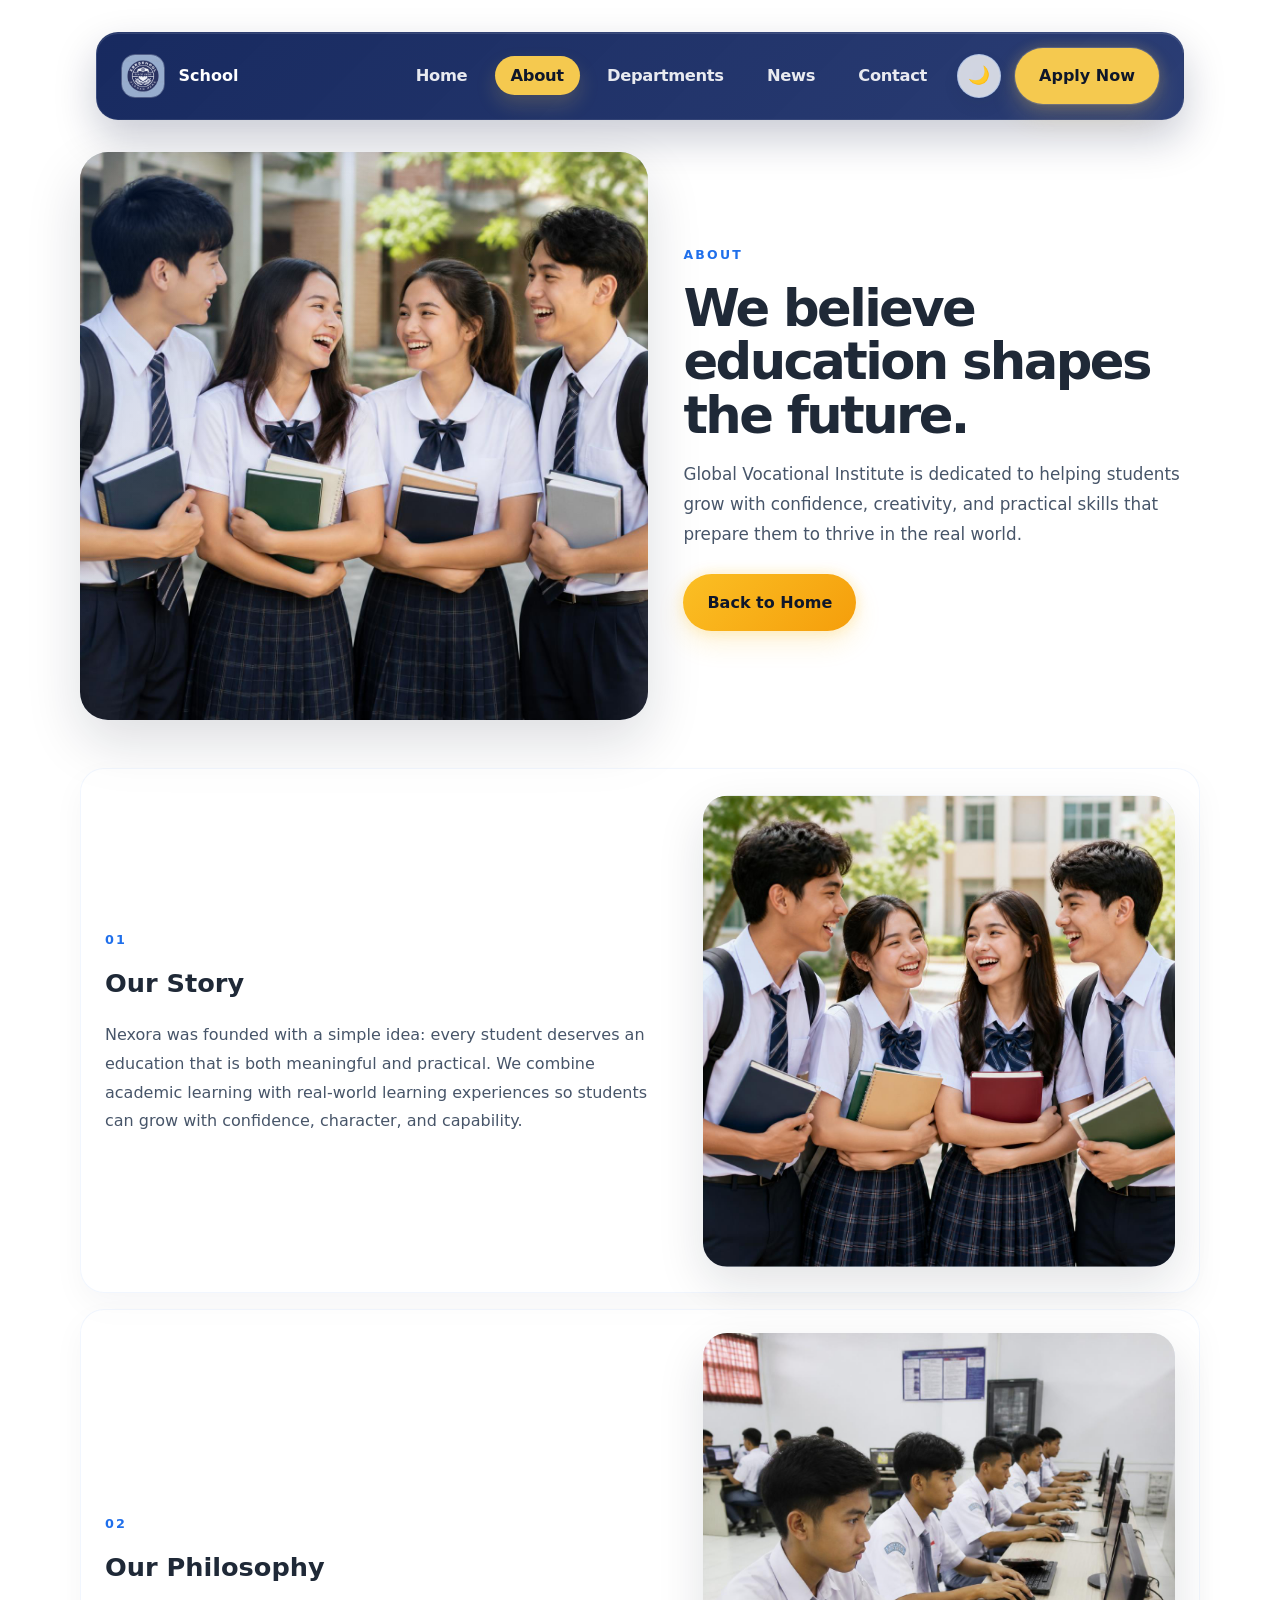
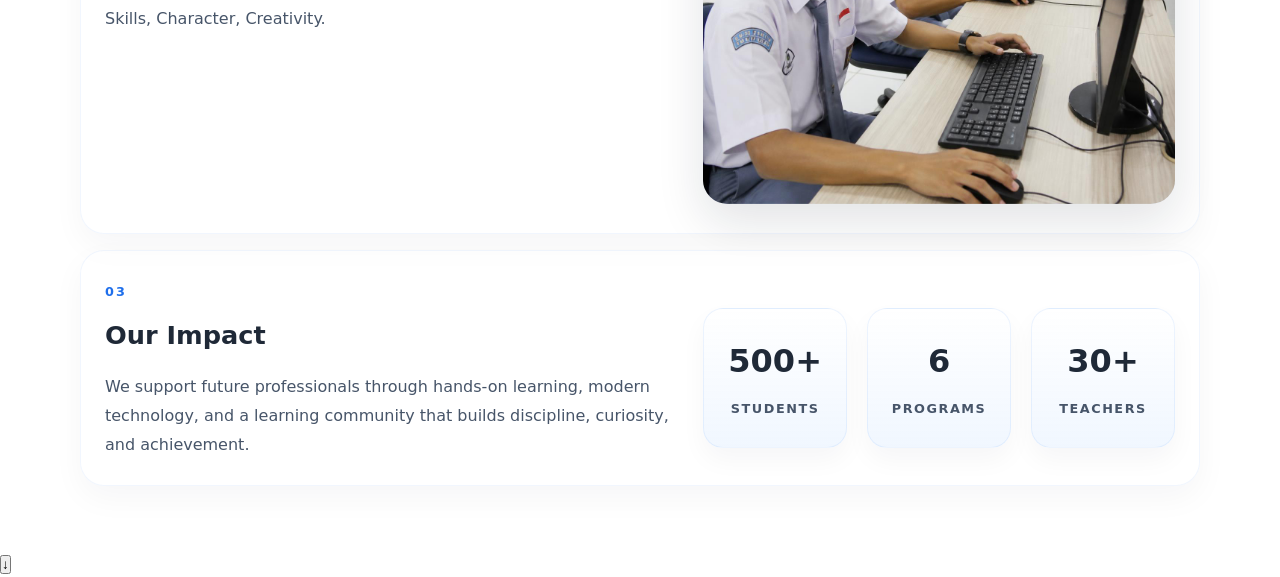
<file: about us.html>
<!DOCTYPE html>
<html lang="en">
<head>
    <meta charset="UTF-8">
    <meta name="viewport" content="width=device-width, initial-scale=1.0">
    <title>About Us | Global Vocational Institute</title>
    <link rel="stylesheet" href="css/style.css">
    <style>
        :root {
            --bg: #f5f7fb;
            --surface: #ffffff;
            --primary: #1f6feb;
            --primary-dark: #174ab6;
            --text: #1f2937;
            --muted: #475569;
            --border: rgba(31, 111, 235, 0.15);
            --radius: 24px;
            --panel-bg: rgba(255, 255, 255, 0.36);
            --panel-border: rgba(31, 111, 235, 0.06);
            --panel-shadow: rgba(15, 23, 42, 0.04);
        }

        body {
            background: linear-gradient(180deg, #eef5ff 0%, #f5f7fb 100%);
            color: var(--text);
            font-family: Inter, system-ui, -apple-system, BlinkMacSystemFont, "Segoe UI", sans-serif;
            transition: background 0.3s ease, color 0.3s ease;
        }

        body.theme-dark {
            --bg: #0a0e1a;
            --surface: #0f1419;
            --primary: #7ab8ff;
            --primary-dark: #5da5ff;
            --text: #e8ebf5;
            --muted: #a8b8d8;
            --border: rgba(122, 184, 255, 0.18);
            --panel-bg: rgba(20, 28, 48, 0.8);
            --panel-border: rgba(122, 184, 255, 0.15);
            --panel-shadow: rgba(0, 0, 0, 0.5);
            background: linear-gradient(180deg, #0a0e1a 0%, #141a2a 100%);
        }

        body.theme-dark {
            background: linear-gradient(180deg, #0b1220 0%, #101827 100%);
        }

        .about-page {
            min-height: 100vh;
            background: linear-gradient(180deg, rgba(255,255,255,0.14), rgba(255,255,255,0.42));
            position: relative;
            overflow-x: hidden;
            transition: background 0.3s ease;
        }

        body.theme-dark .about-page {
            background: linear-gradient(180deg, rgba(10, 14, 26, 0.8), rgba(20, 26, 48, 0.9));
        }

        body.theme-dark .about-page .navbar {
            background: linear-gradient(135deg, rgba(15, 36, 101, 0.8), rgba(27, 58, 139, 0.74));
            border: 1px solid rgba(255, 255, 255, 0.08);
            border-bottom-color: rgba(122, 184, 255, 0.14);
            box-shadow: 0 24px 60px rgba(2, 6, 23, 0.42);
            backdrop-filter: blur(16px) saturate(1.2);
            -webkit-backdrop-filter: blur(16px) saturate(1.2);
        }

        body.theme-dark .about-page .nav-menu {
            background: linear-gradient(180deg, rgba(9, 14, 22, 0.98), rgba(18, 26, 39, 0.98));
            border: 1px solid rgba(122, 184, 255, 0.14);
            box-shadow: 0 18px 50px rgba(2, 6, 23, 0.42);
        }

        body.theme-dark .about-page .nav-menu a {
            color: rgba(232, 235, 245, 0.9);
        }

        body.theme-dark .about-page .nav-menu a.active,
        body.theme-dark .about-page .nav-menu a:hover {
            color: #0f172a;
        }

        body.theme-dark .about-page .theme-toggle {
            background: linear-gradient(135deg, rgba(122, 184, 255, 0.12), rgba(122, 184, 255, 0.05));
            border-color: rgba(122, 184, 255, 0.25);
            color: #e8ebf5;
            box-shadow: 0 10px 24px rgba(0, 0, 0, 0.38);
        }

        body.theme-dark .about-page .theme-toggle:hover {
            box-shadow: 0 16px 30px rgba(122, 184, 255, 0.2);
            transform: translateY(-2px);
        }

        body.theme-dark .about-page .nav-cta {
            background: linear-gradient(135deg, #7ab8ff 0%, #5da5ff 100%);
            color: #09111d;
            box-shadow: 0 10px 22px rgba(122, 184, 255, 0.12), 0 0 0 1px rgba(255, 255, 255, 0.08), 0 0 12px rgba(122, 184, 255, 0.2);
        }

        body.theme-dark .about-page .nav-cta:hover,
        body.theme-dark .about-page .about-cta:hover {
            transform: translateY(-2px);
            box-shadow: 0 12px 26px rgba(122, 184, 255, 0.18), 0 0 0 1px rgba(255, 255, 255, 0.1), 0 0 16px rgba(122, 184, 255, 0.26);
        }

        body.theme-dark .about-page .about-image-card,
        body.theme-dark .about-page .story-photo {
            background: rgba(15, 20, 31, 0.95);
            box-shadow: 0 22px 55px rgba(0, 0, 0, 0.38);
        }

        body.theme-dark .about-page .about-copy p,
        body.theme-dark .about-page .story-text p,
        body.theme-dark .about-page .impact-item span,
        body.theme-dark .about-page .about-copy span,
        body.theme-dark .about-page .story-text .number,
        body.theme-dark .about-page .about-story .number {
            color: var(--muted);
        }

        body.theme-dark .about-page .about-story {
            background: linear-gradient(180deg, rgba(14, 20, 31, 0.72), rgba(17, 24, 39, 0.88));
            border-color: rgba(122, 184, 255, 0.12);
            box-shadow: 0 12px 32px rgba(2, 6, 23, 0.36), inset 0 1px 0 rgba(255, 255, 255, 0.06);
            backdrop-filter: blur(12px);
            -webkit-backdrop-filter: blur(12px);
        }

        body.theme-dark .about-page .impact-item {
            background: linear-gradient(180deg, rgba(17, 24, 39, 0.72), rgba(15, 23, 42, 0.88));
            border-color: rgba(122, 184, 255, 0.12);
            box-shadow: 0 12px 26px rgba(2, 6, 23, 0.34), inset 0 1px 0 rgba(255, 255, 255, 0.05);
            backdrop-filter: blur(10px);
            -webkit-backdrop-filter: blur(10px);
        }

        body.theme-dark .about-page .impact-item strong,
        body.theme-dark .about-page .about-copy h1,
        body.theme-dark .about-page .story-text h2,
        body.theme-dark .about-page .about-content h2,
        body.theme-dark .about-page .about-copy,
        body.theme-dark .about-page .story-text,
        body.theme-dark .about-page .impact-item {
            color: var(--text);
        }

        body.theme-dark .about-page .about-cta {
            background: linear-gradient(135deg, #7ab8ff 0%, #5da5ff 100%);
            color: #09111d;
            box-shadow: 0 10px 22px rgba(122, 184, 255, 0.12), 0 0 0 1px rgba(255, 255, 255, 0.08), 0 0 12px rgba(122, 184, 255, 0.2);
        }

        body.theme-dark .about-page .about-cta:hover {
            transform: translateY(-2px);
            box-shadow: 0 12px 26px rgba(122, 184, 255, 0.18), 0 0 0 1px rgba(255, 255, 255, 0.1), 0 0 16px rgba(122, 184, 255, 0.26);
        }

        @media (max-width: 680px) {
            body.theme-dark .about-page .nav-menu {
                background: linear-gradient(180deg, rgba(9, 14, 22, 0.98), rgba(18, 26, 39, 0.98));
                border: 1px solid rgba(122, 184, 255, 0.14);
            }
        }

        .about-shell {
            width: min(1120px, calc(100% - 2rem));
            margin: 2rem auto 4rem;
            background: transparent;
            border: none;
            position: relative;
            z-index: 1;
        }

        .about-shell::before,
        .about-shell::after {
            display: none;
        }

        .about-container {
            max-width: 1120px;
            margin: 0 auto;
            padding: 0;
        }

        .about-hero {
            display: grid;
            grid-template-columns: 1.1fr 1fr;
            align-items: center;
            gap: 2.2rem;
            padding: 2rem 0 1rem;
        }

        .about-image-card {
            position: relative;
            overflow: hidden;
            border-radius: 28px;
            box-shadow: 0 22px 55px rgba(15, 23, 42, 0.14);
            background: #dfeaf6;
            min-height: 420px;
            transform: translateY(0);
            animation: fadeUp 0.8s ease both;
            will-change: transform;
        }

        .about-image-card::before {
            content: "";
            position: absolute;
            inset: 0;
            background: linear-gradient(135deg, rgba(15,93,232,0.18), transparent 45%);
            z-index: 1;
            pointer-events: none;
        }

        .about-image-card img {
            width: 100%;
            height: 100%;
            object-fit: cover;
            display: block;
            transition: transform 0.7s ease, filter 0.7s ease;
            transform: scale(1.02);
        }

        .about-image-card:hover img {
            transform: scale(1.09);
            filter: saturate(1.12) contrast(1.04);
        }

        .about-copy {
            padding: 1rem 0;
            animation: fadeUp 0.9s ease both 0.12s;
        }

        .about-copy span {
            display: inline-block;
            margin-bottom: 1rem;
            font-size: 0.78rem;
            font-weight: 700;
            letter-spacing: 0.18em;
            text-transform: uppercase;
            color: var(--primary);
        }

        .about-copy h1 {
            margin: 0 0 1rem;
            font-size: clamp(2.6rem, 4vw, 4.3rem);
            line-height: 1.05;
            letter-spacing: -0.05em;
            color: var(--text);
        }

        .about-copy p {
            margin: 0;
            max-width: 540px;
            font-size: 1.05rem;
            line-height: 1.8;
            color: var(--muted);
        }

        .about-cta {
            display: inline-flex;
            align-items: center;
            justify-content: center;
            margin-top: 1.5rem;
            padding: 0.95rem 1.5rem;
            border-radius: 999px;
            background: linear-gradient(135deg, #fbbf24 0%, #f59e0b 100%);
            color: #0f172a;
            font-weight: 700;
            text-decoration: none;
            box-shadow: 0 12px 26px rgba(251, 191, 36, 0.18), 0 0 0 1px rgba(255, 255, 255, 0.14), 0 0 14px rgba(251, 191, 36, 0.26);
            transition: transform 0.25s ease, box-shadow 0.25s ease, filter 0.25s ease;
        }

        .about-cta:hover {
            transform: translateY(-2px) scale(1.01);
            box-shadow: 0 14px 30px rgba(251, 191, 36, 0.24), 0 0 0 1px rgba(255, 255, 255, 0.16), 0 0 18px rgba(251, 191, 36, 0.38);
            filter: brightness(1.03);
        }

        .about-content {
            padding-top: 2rem;
        }

        .about-story {
            display: grid;
            grid-template-columns: 1.2fr 1fr;
            gap: 2rem;
            align-items: center;
            padding: 2rem 0;
            animation: fadeUp 0.8s ease both;
            background: var(--panel-bg);
            border: 1px solid var(--panel-border);
            border-radius: 24px;
            padding: 1.6rem 1.5rem;
            box-shadow: 0 12px 32px var(--panel-shadow);
        }

        .story-text .number {
            display: inline-block;
            margin-bottom: 0.7rem;
            font-size: 0.8rem;
            font-weight: 700;
            letter-spacing: 0.16em;
            text-transform: uppercase;
            color: var(--primary);
        }

        .story-text h2 {
            margin: 0 0 1rem;
            font-size: clamp(1.5rem, 2vw, 2.2rem);
            color: var(--text);
        }

        .story-text p {
            margin: 0;
            color: var(--muted);
            line-height: 1.8;
        }

        .story-photo {
            border-radius: 24px;
            overflow: hidden;
            min-height: 240px;
            box-shadow: 0 18px 48px rgba(15, 23, 42, 0.12);
            transition: transform 0.35s ease, box-shadow 0.35s ease;
            transform: translateY(0);
            background: #dfeaf6;
        }

        .story-photo:hover {
            transform: translateY(-5px) scale(1.01);
            box-shadow: 0 24px 56px rgba(15, 23, 42, 0.18);
        }

        .story-photo img {
            width: 100%;
            height: 100%;
            object-fit: cover;
            display: block;
            transition: transform 0.7s ease, filter 0.7s ease;
        }

        .story-photo:hover img {
            transform: scale(1.12);
            filter: saturate(1.15) contrast(1.05);
        }

        .about-impact {
            display: grid;
            grid-template-columns: repeat(3, minmax(0, 1fr));
            gap: 1.25rem;
            padding: 1.25rem 0 0;
        }

        .impact-item {
            padding: 1.6rem 1.2rem;
            background: linear-gradient(180deg, rgba(255,255,255,0.82), rgba(239,246,255,0.9));
            border: 1px solid rgba(31, 111, 235, 0.08);
            border-radius: 20px;
            text-align: center;
            box-shadow: 0 12px 26px rgba(15, 23, 42, 0.04);
            transition: transform 0.28s ease, box-shadow 0.28s ease;
        }

        body.theme-dark .impact-item {
            background: linear-gradient(180deg, rgba(17, 24, 39, 0.9), rgba(15, 23, 42, 0.9));
            border-color: rgba(122, 184, 255, 0.1);
            box-shadow: 0 12px 26px rgba(2, 6, 23, 0.36);
        }

        .impact-item:hover {
            transform: translateY(-3px);
            box-shadow: 0 18px 30px rgba(15, 23, 42, 0.08);
        }

        .impact-item strong {
            display: block;
            font-size: clamp(2rem, 2.4vw, 2.8rem);
            color: var(--text);
            margin-bottom: 0.35rem;
        }

        .impact-item span {
            font-size: 0.8rem;
            letter-spacing: 0.12em;
            text-transform: uppercase;
            color: var(--muted);
        }

        .theme-toggle {
            border: 1px solid rgba(31, 111, 235, 0.18);
            background: rgba(255, 255, 255, 0.8);
            color: var(--text);
            border-radius: 999px;
            width: 44px;
            height: 44px;
            display: grid;
            place-items: center;
            cursor: pointer;
            font-size: 1.1rem;
            box-shadow: 0 8px 16px rgba(15, 23, 42, 0.08);
            transition: transform 0.2s ease, background 0.2s ease;
        }

        .theme-toggle:hover {
            transform: translateY(-1px);
        }

        body.theme-dark .theme-toggle {
            background: rgba(15, 23, 42, 0.8);
            border-color: rgba(122, 184, 255, 0.2);
            color: #e5eefb;
        }

        body.theme-dark .theme-toggle:hover {
            background: rgba(15, 23, 42, 0.9);
            box-shadow: 0 16px 28px rgba(122, 184, 255, 0.2);
        }

        .about-page .nav-menu {
            margin-left: auto;
        }

        @keyframes fadeUp {
            from {
                opacity: 0;
                transform: translateY(18px);
            }
            to {
                opacity: 1;
                transform: translateY(0);
            }
        }

        @media (max-width: 900px) {
            .about-hero,
            .about-story {
                grid-template-columns: 1fr;
            }

            .about-copy {
                order: 1;
            }

            .about-image-card {
                order: 2;
                min-height: 320px;
            }
        }

        @media (max-width: 680px) {
            .about-shell {
                width: min(94vw, 680px);
                margin-top: 1rem;
            }

            .about-hero {
                gap: 1.2rem;
                padding-top: 1.1rem;
            }

            .about-copy span {
                margin-bottom: 0.75rem;
            }

            .about-copy h1 {
                font-size: 2.5rem;
            }

            .about-cta {
                width: 100%;
            }

            .about-impact {
                grid-template-columns: 1fr;
            }

            .about-page .navbar {
                flex-direction: column;
                align-items: flex-start;
                gap: 1rem;
            }

            .about-page .nav-menu {
                width: 100%;
                flex-wrap: wrap;
                gap: 0.8rem 1rem;
            }

            .about-page .nav-actions {
                width: 100%;
            }

            .about-page .nav-cta {
                width: 100%;
                justify-content: center;
                text-align: center;
            }
        }
    </style>
</head>
<body class="about-page">
    <div class="about-shell">
        <div class="about-container">
            <header>
                <nav class="navbar about-nav">
                    <div class="logo">
                        <img src="assets/img/logo.png" alt="School Logo">
                        <span>School</span>
                    </div>

                    <button class="nav-toggle" aria-controls="primary-menu" aria-expanded="false" aria-label="Toggle navigation">☰</button>
                    <ul class="nav-menu" id="primary-menu">
                        <li><a href="index.html">Home</a></li>
                        <li><a href="about us.html" class="active">About</a></li>
                        <li><a href="departments.html">Departments</a></li>
                        <li><a href="news.html">News</a></li>
                        <li><a href="contact.html">Contact</a></li>
                    </ul>

                    <div class="nav-actions">
                        <button type="button" class="theme-toggle" aria-label="Toggle light and dark mode">
                            <span class="theme-icon">🌙</span>
                        </button>
                        <a href="#" class="nav-cta open-modal">Apply Now</a>
                    </div>
                </nav>
            </header>

            <main>
                <section class="about-hero">
                    <div class="about-image-card">
                        <img src="assets/img/siswa.jpg" alt="Students learning together">
                    </div>

                    <div class="about-copy">
                        <span>About</span>
                        <h1>We believe education shapes the future.</h1>
                        <p>
                            Global Vocational Institute is dedicated to helping students grow with confidence,
                            creativity, and practical skills that prepare them to thrive in the real world.
                        </p>
                        <a href="index.html" class="about-cta">Back to Home</a>
                    </div>
                </section>

                <section class="about-content">
                    <div class="about-story">
                        <div class="story-text">
                            <span class="number">01</span>
                            <h2>Our Story</h2>
                            <p>
                                Nexora was founded with a simple idea: every student deserves an education that
                                is both meaningful and practical. We combine academic learning with real-world
                                learning experiences so students can grow with confidence, character, and capability.
                            </p>
                        </div>

                        <div class="story-photo">
                            <img src="assets/img/Study1.jpg" alt="Student studying">
                        </div>
                    </div>

                    <div class="about-story">
                        <div class="story-text">
                            <span class="number">02</span>
                            <h2>Our Philosophy</h2>
                            <p>
                                Skills, Character, Creativity.
                            </p>
                        </div>

                        <div class="story-photo">
                            <img src="assets/img/study2.jpg" alt="Learning environment">
                        </div>
                    </div>

                    <div class="about-story">
                        <div class="story-text">
                            <span class="number">03</span>
                            <h2>Our Impact</h2>
                            <p>
                                We support future professionals through hands-on learning, modern technology,
                                and a learning community that builds discipline, curiosity, and achievement.
                            </p>
                        </div>

                        <div class="about-impact" aria-label="School statistics">
                            <div class="impact-item">
                                <strong>500+</strong>
                                <span>Students</span>
                            </div>
                            <div class="impact-item">
                                <strong>6</strong>
                                <span>Programs</span>
                            </div>
                            <div class="impact-item">
                                <strong>30+</strong>
                                <span>Teachers</span>
                            </div>
                        </div>
                    </div>
                </section>
            </main>
        </div>
    </div>

    <button class="scroll-indicator" type="button" aria-label="Scroll down">↓</button>

    <div class="modal-overlay" id="admissionModal" aria-hidden="true">
        <div class="modal" role="dialog" aria-modal="true" aria-labelledby="modalTitle">
            <button type="button" class="modal-close" aria-label="Close registration form"><span aria-hidden="true">✕</span></button>
            <h2 id="modalTitle">New Student Registration</h2>
            <p>Fill out the form below to register for the school.</p>
            <form id="admissionForm" class="modal-form">
                <label for="studentName">Full Name</label>
                <input type="text" id="studentName" name="studentName" required>

                <label for="birthDate">Date of Birth</label>
                <input type="date" id="birthDate" name="birthDate" required>

                <label for="residence">Residence</label>
                <textarea id="residence" name="residence" rows="3" required></textarea>

                <div class="modal-actions">
                    <button type="submit" class="btn-submit">Submit Registration</button>
                </div>

                <p class="modal-note">The data is stored locally only. Contact the school for confirmation.</p>
            </form>
        </div>
    </div>

    <script src="assets/js/menu-toggle.js"></script>
    <script>
        document.addEventListener('DOMContentLoaded', function () {
            const indicator = document.querySelector('.scroll-indicator');
            if (indicator) {
                indicator.addEventListener('click', () => {
                    document.getElementById('story')?.scrollIntoView({ behavior: 'smooth', block: 'start' });
                });
            }

            const modal = document.getElementById('admissionModal');
            const openModalButtons = document.querySelectorAll('.open-modal');
            const closeModalButtons = modal ? modal.querySelectorAll('.modal-close') : [];
            const admissionForm = document.getElementById('admissionForm');

            function openModal() {
                if (!modal) return;
                modal.classList.add('active');
                modal.setAttribute('aria-hidden', 'false');
                document.body.classList.add('modal-open');
                const firstField = modal.querySelector('input, textarea, button');
                if (firstField) firstField.focus();
            }

            function closeModal() {
                if (!modal) return;
                modal.classList.remove('active');
                modal.setAttribute('aria-hidden', 'true');
                document.body.classList.remove('modal-open');
            }

            openModalButtons.forEach((button) => {
                button.addEventListener('click', (event) => {
                    event.preventDefault();
                    openModal();
                });
            });

            closeModalButtons.forEach((button) => {
                button.addEventListener('click', closeModal);
            });

            if (modal) {
                modal.addEventListener('click', (event) => {
                    if (event.target === modal) {
                        closeModal();
                    }
                });
            }

            document.addEventListener('keydown', (event) => {
                if (event.key === 'Escape' && modal && modal.classList.contains('active')) {
                    closeModal();
                }
            });

            if (admissionForm) {
                admissionForm.addEventListener('submit', (event) => {
                    event.preventDefault();
                    const name = admissionForm.studentName.value.trim();
                    const birth = admissionForm.birthDate.value;
                    const residence = admissionForm.residence.value.trim();
                    if (!name || !birth || !residence) return;
                    alert(`Terima kasih, ${name}! Pendaftaran Anda telah dikirim.`);
                    admissionForm.reset();
                    closeModal();
                });
            }

            const parallaxItems = document.querySelectorAll('.about-image-card, .story-photo');

            const applyParallax = () => {
                const viewportHeight = window.innerHeight;

                parallaxItems.forEach((item) => {
                    const rect = item.getBoundingClientRect();
                    const offset = (viewportHeight - rect.top) * 0.04;
                    item.style.transform = `translate3d(0, ${Math.max(-12, Math.min(12, offset * 0.18))}px, 0)`;
                });
            };

            applyParallax();
            window.addEventListener('scroll', applyParallax, { passive: true });
            window.addEventListener('resize', applyParallax);
        });
    </script>
</body>
</html>
</file>
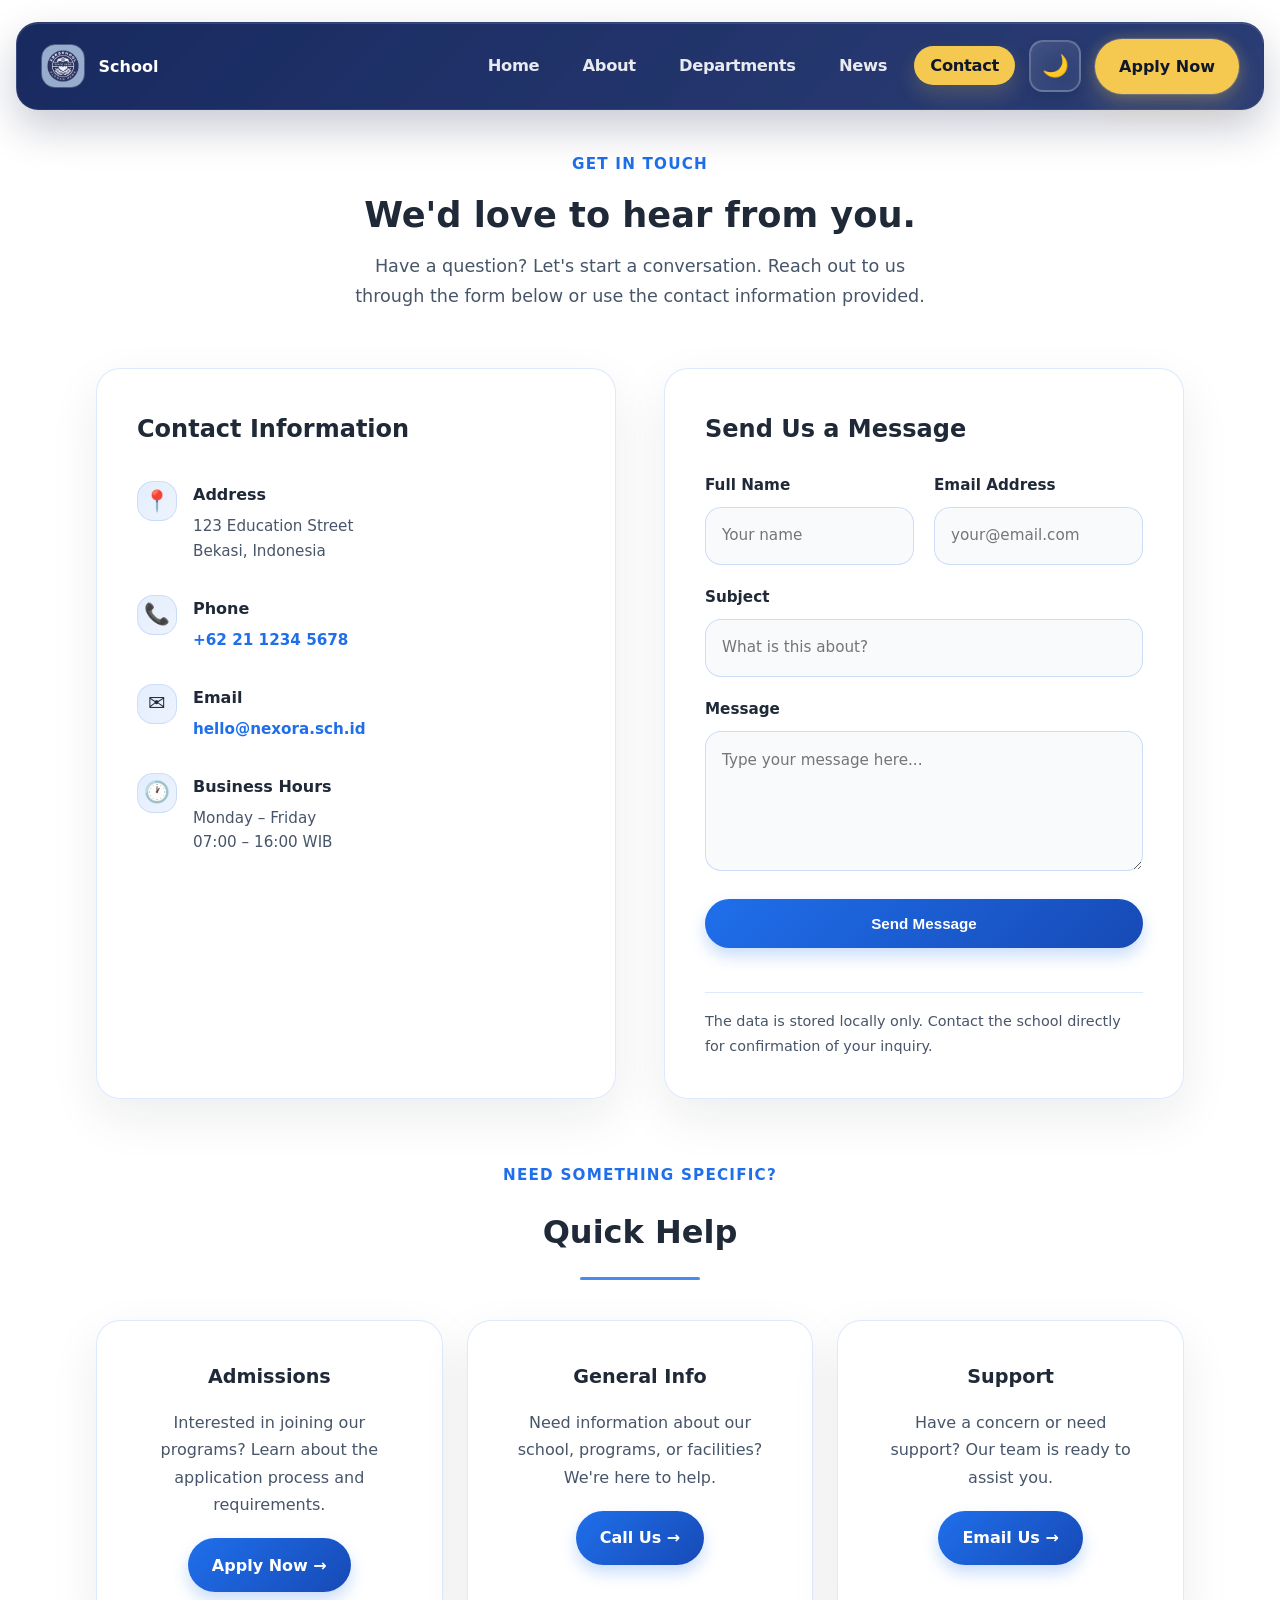
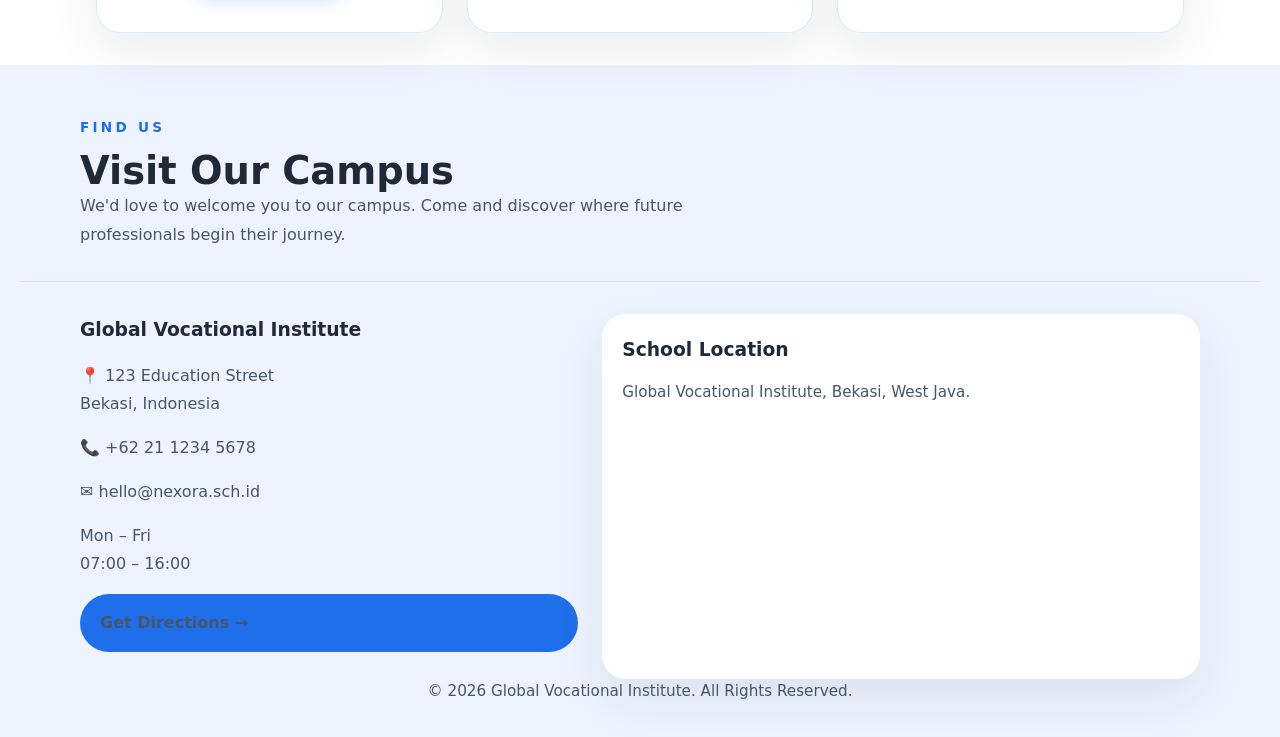
<file: contact.html>
<!DOCTYPE html>
<html lang="en">
<head>
    <meta charset="UTF-8">
    <meta name="viewport" content="width=device-width, initial-scale=1.0">
    <title>Contact Us | Global Vocational Institute</title>
    <link rel="stylesheet" href="css/style.css">
    <style>
        .contact-page {
            min-height: 100vh;
            background: linear-gradient(180deg, rgba(255,255,255,0.14), rgba(255,255,255,0.42));
            position: relative;
            overflow-x: hidden;
            transition: background 0.3s ease;
        }

        body.theme-dark .contact-page {
            background: linear-gradient(180deg, rgba(10, 14, 26, 0.8), rgba(20, 26, 48, 0.9));
        }

        .contact-shell {
            padding: 3rem 1rem 2rem;
            width: 100%;
            max-width: 1120px;
            margin: 0 auto;
        }

        .contact-hero {
            text-align: center;
            margin-bottom: 3.5rem;
        }

        .contact-hero .section-kicker {
            display: block;
            font-size: 0.95rem;
            font-weight: 700;
            letter-spacing: 1.2px;
            text-transform: uppercase;
            color: var(--primary);
            margin-bottom: 1rem;
        }

        .contact-hero h1 {
            font-size: 2.2rem;
            font-weight: 800;
            color: var(--text);
            margin-bottom: 1rem;
            line-height: 1.2;
        }

        .contact-hero p {
            font-size: 1.1rem;
            color: var(--muted);
            max-width: 600px;
            margin: 0 auto;
        }

        .contact-container {
            display: grid;
            grid-template-columns: 1fr 1fr;
            gap: 3rem;
            margin-bottom: 4rem;
        }

        @media (max-width: 900px) {
            .contact-container {
                grid-template-columns: 1fr;
                gap: 2rem;
            }
        }

        .contact-info-panel {
            background: var(--card-bg);
            border-radius: 24px;
            padding: 2.5rem;
            border: 1px solid var(--border);
            box-shadow: 0 18px 50px var(--card-shadow);
            transition: all 0.3s ease;
        }

        body.theme-dark .contact-info-panel {
            background: linear-gradient(180deg, rgba(15, 20, 31, 0.72), rgba(18, 26, 39, 0.86));
            border: 1px solid rgba(122, 184, 255, 0.12);
            box-shadow: 0 18px 45px rgba(2, 6, 23, 0.28), inset 0 1px 0 rgba(255, 255, 255, 0.06);
        }

        .contact-info-panel h2 {
            font-size: 1.5rem;
            margin-bottom: 2rem;
            color: var(--text);
        }

        .contact-info-item {
            display: flex;
            gap: 1rem;
            margin-bottom: 2rem;
            align-items: flex-start;
        }

        .contact-info-item:last-child {
            margin-bottom: 0;
        }

        .contact-info-icon {
            display: inline-flex;
            align-items: center;
            justify-content: center;
            width: 2.5rem;
            height: 2.5rem;
            min-width: 2.5rem;
            background: linear-gradient(135deg, rgba(31, 111, 235, 0.12), rgba(31, 111, 235, 0.08));
            border-radius: 16px;
            font-size: 1.3rem;
            border: 1px solid var(--border);
        }

        body.theme-dark .contact-info-icon {
            background: rgba(122, 184, 255, 0.12);
            border-color: rgba(122, 184, 255, 0.18);
        }

        .contact-info-content h3 {
            font-size: 1rem;
            font-weight: 700;
            color: var(--text);
            margin-bottom: 0.35rem;
        }

        .contact-info-content p {
            font-size: 0.95rem;
            color: var(--muted);
            line-height: 1.6;
            margin: 0;
        }

        .contact-info-content a {
            color: var(--primary);
            font-weight: 600;
            text-decoration: none;
            transition: all 0.2s ease;
        }

        .contact-info-content a:hover {
            color: var(--primary-dark);
        }

        body.theme-dark .contact-info-content a {
            color: #7ab8ff;
        }

        body.theme-dark .contact-info-content a:hover {
            color: #9ec8ff;
        }

        .contact-form-panel {
            background: var(--card-bg);
            border-radius: 24px;
            padding: 2.5rem;
            border: 1px solid var(--border);
            box-shadow: 0 18px 50px var(--card-shadow);
            transition: all 0.3s ease;
        }

        body.theme-dark .contact-form-panel {
            background: linear-gradient(180deg, rgba(15, 20, 31, 0.72), rgba(18, 26, 39, 0.86));
            border: 1px solid rgba(122, 184, 255, 0.12);
            box-shadow: 0 18px 45px rgba(2, 6, 23, 0.28), inset 0 1px 0 rgba(255, 255, 255, 0.06);
        }

        .contact-form-panel h2 {
            font-size: 1.5rem;
            margin-bottom: 1.5rem;
            color: var(--text);
        }

        .contact-form {
            display: grid;
            gap: 1.25rem;
        }

        .form-group {
            display: grid;
            gap: 0.5rem;
        }

        .form-group label {
            display: block;
            font-weight: 600;
            font-size: 0.95rem;
            color: var(--text);
        }

        .form-group input,
        .form-group textarea {
            width: 100%;
            border: 1px solid rgba(31, 111, 235, 0.2);
            border-radius: 16px;
            padding: 0.95rem 1rem;
            background: #f8fafc;
            color: #0f172a;
            font: inherit;
            font-size: 0.95rem;
            transition: all 0.2s ease;
        }

        body.theme-dark .form-group input,
        body.theme-dark .form-group textarea {
            background: rgba(20, 28, 48, 0.7);
            color: #e8ebf5;
            border-color: rgba(122, 184, 255, 0.15);
        }

        .form-group input:focus,
        .form-group textarea:focus {
            outline: none;
            border-color: var(--primary);
            background: #ffffff;
            box-shadow: 0 0 0 3px rgba(31, 111, 235, 0.1);
        }

        body.theme-dark .form-group input:focus,
        body.theme-dark .form-group textarea:focus {
            background: rgba(20, 28, 48, 0.85);
            border-color: rgba(122, 184, 255, 0.3);
            box-shadow: 0 0 0 3px rgba(122, 184, 255, 0.12);
        }

        .form-group textarea {
            resize: vertical;
            min-height: 140px;
        }

        .form-row {
            display: grid;
            grid-template-columns: 1fr 1fr;
            gap: 1.25rem;
        }

        @media (max-width: 600px) {
            .form-row {
                grid-template-columns: 1fr;
            }
        }

        .form-submit {
            border: none;
            background: linear-gradient(135deg, #1f6feb 0%, #174ab6 100%);
            color: #ffffff;
            padding: 1rem 1.5rem;
            border-radius: 999px;
            font-weight: 700;
            font-size: 0.95rem;
            cursor: pointer;
            transition: all 0.2s ease;
            box-shadow: 0 8px 16px rgba(31, 111, 235, 0.24);
            margin-top: 0.5rem;
        }

        .form-submit:hover {
            transform: translateY(-2px);
            box-shadow: 0 12px 24px rgba(31, 111, 235, 0.32);
        }

        .form-submit:active {
            transform: translateY(0);
        }

        body.theme-dark .form-submit {
            background: linear-gradient(135deg, #7ab8ff 0%, #5da5ff 100%);
            color: #0a0e1a;
            box-shadow: 0 8px 20px rgba(122, 184, 255, 0.3);
        }

        body.theme-dark .form-submit:hover {
            box-shadow: 0 12px 28px rgba(122, 184, 255, 0.4);
        }

        .form-note {
            margin-top: 1.5rem;
            font-size: 0.9rem;
            color: var(--muted);
            padding-top: 1rem;
            border-top: 1px solid var(--border);
        }

        body.theme-dark .form-note {
            border-top-color: rgba(122, 184, 255, 0.12);
        }

        .contact-footer-section {
            background: var(--card-bg);
            border-radius: 24px;
            padding: 2.5rem;
            border: 1px solid var(--border);
            box-shadow: 0 18px 50px var(--card-shadow);
            text-align: center;
            transition: all 0.3s ease;
        }

        body.theme-dark .contact-footer-section {
            background: linear-gradient(180deg, rgba(15, 20, 31, 0.72), rgba(18, 26, 39, 0.86));
            border: 1px solid rgba(122, 184, 255, 0.12);
            box-shadow: 0 18px 45px rgba(2, 6, 23, 0.28), inset 0 1px 0 rgba(255, 255, 255, 0.06);
        }

        .contact-footer-section h3 {
            font-size: 1.2rem;
            color: var(--text);
            margin-bottom: 1rem;
        }

        .contact-footer-section p {
            color: var(--muted);
            margin-bottom: 0.75rem;
        }

        .contact-footer-section .contact-cta {
            display: inline-block;
            padding: 0.85rem 1.5rem;
            background: linear-gradient(135deg, #1f6feb 0%, #174ab6 100%);
            color: #ffffff;
            border-radius: 999px;
            font-weight: 600;
            text-decoration: none;
            transition: all 0.2s ease;
            box-shadow: 0 8px 16px rgba(31, 111, 235, 0.24);
            margin-top: 0.5rem;
        }

        .contact-footer-section .contact-cta:hover {
            transform: translateY(-2px);
            box-shadow: 0 12px 24px rgba(31, 111, 235, 0.32);
        }

        body.theme-dark .contact-footer-section .contact-cta {
            background: linear-gradient(135deg, #7ab8ff 0%, #5da5ff 100%);
            color: #0a0e1a;
            box-shadow: 0 8px 20px rgba(122, 184, 255, 0.3);
        }

        body.theme-dark .contact-footer-section .contact-cta:hover {
            box-shadow: 0 12px 28px rgba(122, 184, 255, 0.4);
        }

        .section-title {
            margin-bottom: 2.5rem;
            text-align: center;
        }

        .section-title span {
            display: block;
            font-size: 0.95rem;
            font-weight: 700;
            letter-spacing: 1.2px;
            text-transform: uppercase;
            color: var(--primary);
            margin-bottom: 1rem;
        }

        .section-title h2 {
            font-size: 2rem;
            font-weight: 800;
            color: var(--text);
            margin: 0;
        }

        .quick-help-grid {
            display: grid;
            grid-template-columns: repeat(auto-fit, minmax(260px, 1fr));
            gap: 1.5rem;
            margin-top: 2rem;
        }

        @media (max-width: 768px) {
            .contact-shell {
                padding: 2rem 1rem;
            }

            .contact-hero h1 {
                font-size: 1.8rem;
            }

            .contact-container {
                gap: 2rem;
                margin-bottom: 3rem;
            }

            .contact-info-panel,
            .contact-form-panel,
            .contact-footer-section {
                padding: 2rem;
            }
        }
    </style>
</head>

<body class="contact-page">

    <!-- NAVBAR -->
    <header>
        <nav class="navbar">
            <div class="logo">
                <img src="assets/img/logo.png" alt="School Logo">
                <span>School</span>
            </div>

            <button class="nav-toggle" aria-controls="primary-menu" aria-expanded="false" aria-label="Toggle navigation">☰</button>
            <ul class="nav-menu" id="primary-menu">
                <li><a href="index.html">Home</a></li>
                <li><a href="about us.html">About</a></li>
                <li><a href="departments.html">Departments</a></li>
                <li><a href="news.html">News</a></li>
                <li><a href="contact.html" class="active">Contact</a></li>
            </ul>

            <div class="nav-actions">
                <button type="button" class="theme-toggle" aria-label="Toggle light and dark mode">
                    <span class="theme-icon">🌙</span>
                </button>
                <a href="index.html#apply" class="nav-cta open-modal">Apply Now</a>
            </div>
        </nav>
    </header>

    <main>
        <div class="contact-shell">

            <!-- HERO SECTION -->
            <div class="contact-hero">
                <span class="section-kicker">GET IN TOUCH</span>
                <h1>We'd love to hear from you.</h1>
                <p>Have a question? Let's start a conversation. Reach out to us through the form below or use the contact information provided.</p>
            </div>

            <!-- CONTACT CONTAINER - TWO COLUMNS -->
            <div class="contact-container">

                <!-- LEFT COLUMN: CONTACT INFORMATION -->
                <div class="contact-info-panel">
                    <h2>Contact Information</h2>

                    <!-- Address -->
                    <div class="contact-info-item">
                        <div class="contact-info-icon">📍</div>
                        <div class="contact-info-content">
                            <h3>Address</h3>
                            <p>123 Education Street<br>Bekasi, Indonesia</p>
                        </div>
                    </div>

                    <!-- Phone -->
                    <div class="contact-info-item">
                        <div class="contact-info-icon">📞</div>
                        <div class="contact-info-content">
                            <h3>Phone</h3>
                            <p><a href="tel:+622112345678">+62 21 1234 5678</a></p>
                        </div>
                    </div>

                    <!-- Email -->
                    <div class="contact-info-item">
                        <div class="contact-info-icon">✉️</div>
                        <div class="contact-info-content">
                            <h3>Email</h3>
                            <p><a href="mailto:hello@nexora.sch.id">hello@nexora.sch.id</a></p>
                        </div>
                    </div>

                    <!-- Business Hours -->
                    <div class="contact-info-item">
                        <div class="contact-info-icon">🕐</div>
                        <div class="contact-info-content">
                            <h3>Business Hours</h3>
                            <p>Monday – Friday<br>07:00 – 16:00 WIB</p>
                        </div>
                    </div>
                </div>

                <!-- RIGHT COLUMN: CONTACT FORM -->
                <div class="contact-form-panel">
                    <h2>Send Us a Message</h2>

                    <form class="contact-form" id="contactForm">
                        <div class="form-row">
                            <div class="form-group">
                                <label for="contactName">Full Name</label>
                                <input type="text" id="contactName" name="name" placeholder="Your name" required>
                            </div>
                            <div class="form-group">
                                <label for="contactEmail">Email Address</label>
                                <input type="email" id="contactEmail" name="email" placeholder="your@email.com" required>
                            </div>
                        </div>

                        <div class="form-group">
                            <label for="contactSubject">Subject</label>
                            <input type="text" id="contactSubject" name="subject" placeholder="What is this about?" required>
                        </div>

                        <div class="form-group">
                            <label for="contactMessage">Message</label>
                            <textarea id="contactMessage" name="message" placeholder="Type your message here..." required></textarea>
                        </div>

                        <button type="submit" class="form-submit">Send Message</button>

                        <p class="form-note">The data is stored locally only. Contact the school directly for confirmation of your inquiry.</p>
                    </form>
                </div>

            </div>

            <!-- FOOTER SECTION - Quick Help -->
            <div class="section-title">
                <span>NEED SOMETHING SPECIFIC?</span>
                <h2>Quick Help</h2>
            </div>

            <div class="quick-help-grid">
                <div class="contact-footer-section">
                    <h3>Admissions</h3>
                    <p>Interested in joining our programs? Learn about the application process and requirements.</p>
                    <a href="index.html#apply" class="contact-cta">Apply Now →</a>
                </div>

                <div class="contact-footer-section">
                    <h3>General Info</h3>
                    <p>Need information about our school, programs, or facilities? We're here to help.</p>
                    <a href="tel:+622112345678" class="contact-cta">Call Us →</a>
                </div>

                <div class="contact-footer-section">
                    <h3>Support</h3>
                    <p>Have a concern or need support? Our team is ready to assist you.</p>
                    <a href="mailto:hello@nexora.sch.id" class="contact-cta">Email Us →</a>
                </div>
            </div>

        </div>
    </main>

    <!-- FOOTER -->
    <footer>
        <div class="footer-top">
            <div class="container footer-intro">
                <div>
                    <span>FIND US</span>
                    <h2>Visit Our Campus</h2>
                    <p>We'd love to welcome you to our campus. Come and discover where future professionals begin their journey.</p>
                </div>
            </div>
        </div>

        <div class="footer-bottom">
            <div class="container footer-content">
                <div class="footer-details">
                    <h3>Global Vocational Institute</h3>
                    <p class="footer-address">📍 123 Education Street<br>Bekasi, Indonesia</p>
                    <p>📞 +62 21 1234 5678</p>
                    <p>✉️ hello@nexora.sch.id</p>
                    <p class="footer-hours">Mon – Fri<br>07:00 – 16:00</p>
                    <a href="#" class="footer-cta">Get Directions →</a>
                </div>

                <div class="footer-map">
                    <div class="footer-map-card">
                        <h3>School Location</h3>
                        <p class="map-label">Global Vocational Institute, Bekasi, West Java.</p>
                        <iframe id="schoolMap" class="map-frame" loading="lazy" referrerpolicy="no-referrer-when-downgrade" aria-label="School location map" src="https://www.openstreetmap.org/export/embed.html?bbox=106.9920%2C6.2150%2C107.0256%2C6.2650&layer=mapnik&marker=6.2400%2C107.0088"></iframe>
                    </div>
                </div>
            </div>
        </div>

        <div class="copyright">
            &copy; 2026 Global Vocational Institute. All Rights Reserved.
        </div>
    </footer>

    <script src="assets/js/menu-toggle.js"></script>
    <script>
        // Handle form submission
        const contactForm = document.getElementById('contactForm');
        if (contactForm) {
            contactForm.addEventListener('submit', function(e) {
                e.preventDefault();
                
                // Get form data
                const formData = {
                    name: document.getElementById('contactName').value,
                    email: document.getElementById('contactEmail').value,
                    subject: document.getElementById('contactSubject').value,
                    message: document.getElementById('contactMessage').value,
                    timestamp: new Date().toISOString()
                };

                // Store in localStorage
                let contactMessages = JSON.parse(localStorage.getItem('contactMessages')) || [];
                contactMessages.push(formData);
                localStorage.setItem('contactMessages', JSON.stringify(contactMessages));

                // Show confirmation
                alert('Thank you for your message! We have received your inquiry and will get back to you soon.');

                // Reset form
                contactForm.reset();
            });
        }

        // Theme toggle functionality
        const themeToggle = document.querySelector('.theme-toggle');
        const html = document.documentElement;

        if (themeToggle) {
            themeToggle.addEventListener('click', function() {
                if (html.classList.contains('theme-dark')) {
                    html.classList.remove('theme-dark');
                    document.body.classList.remove('theme-dark');
                    localStorage.setItem('theme', 'light');
                } else {
                    html.classList.add('theme-dark');
                    document.body.classList.add('theme-dark');
                    localStorage.setItem('theme', 'dark');
                }
            });

            // Apply saved theme preference
            const savedTheme = localStorage.getItem('theme') || 'light';
            if (savedTheme === 'dark') {
                html.classList.add('theme-dark');
                document.body.classList.add('theme-dark');
            }
        }

        // Mobile menu toggle
        const navToggle = document.querySelector('.nav-toggle');
        const navMenu = document.getElementById('primary-menu');

        if (navToggle && navMenu) {
            navToggle.addEventListener('click', function() {
                const isExpanded = this.getAttribute('aria-expanded') === 'true';
                this.setAttribute('aria-expanded', !isExpanded);
                navMenu.classList.toggle('active');
            });
        }

        // Close mobile menu when a link is clicked
        const navLinks = document.querySelectorAll('.nav-menu a');
        navLinks.forEach(link => {
            link.addEventListener('click', function() {
                navToggle.setAttribute('aria-expanded', 'false');
                navMenu.classList.remove('active');
            });
        });
    </script>

</body>
</html>
</file>
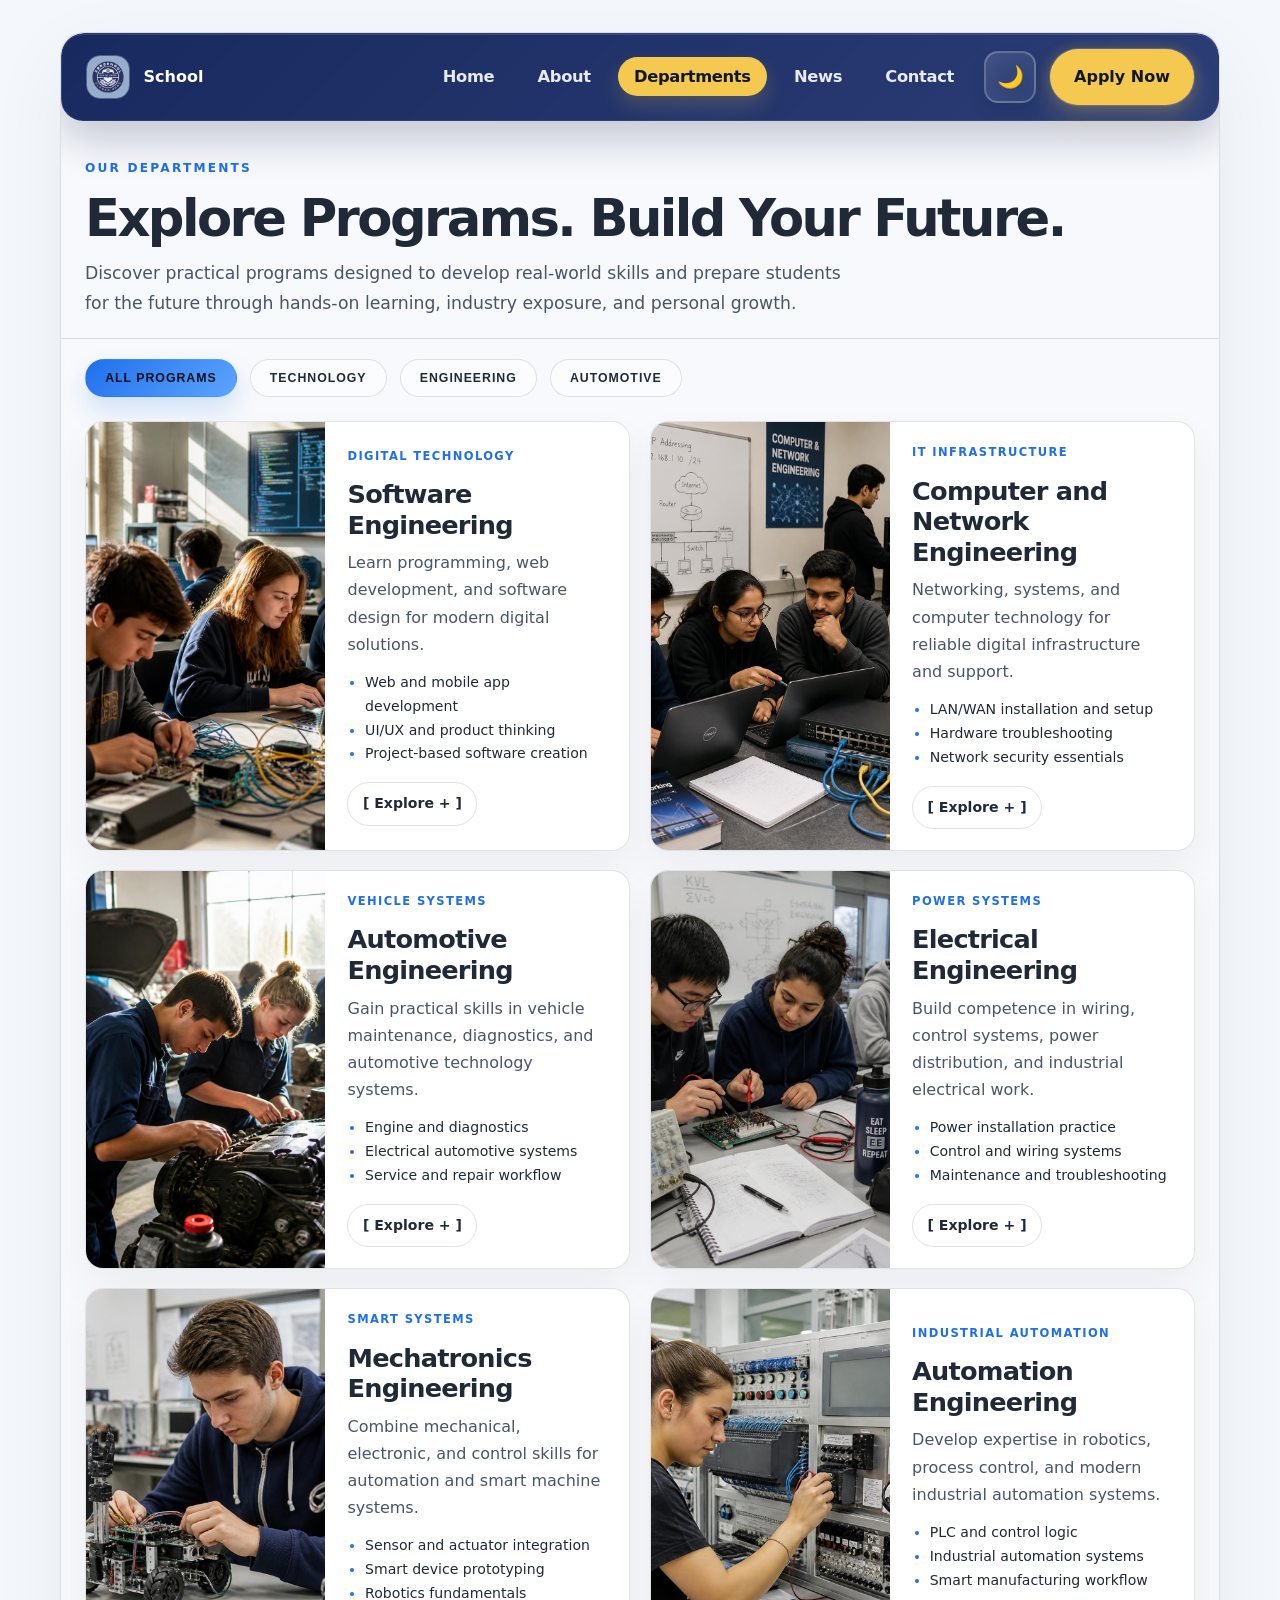
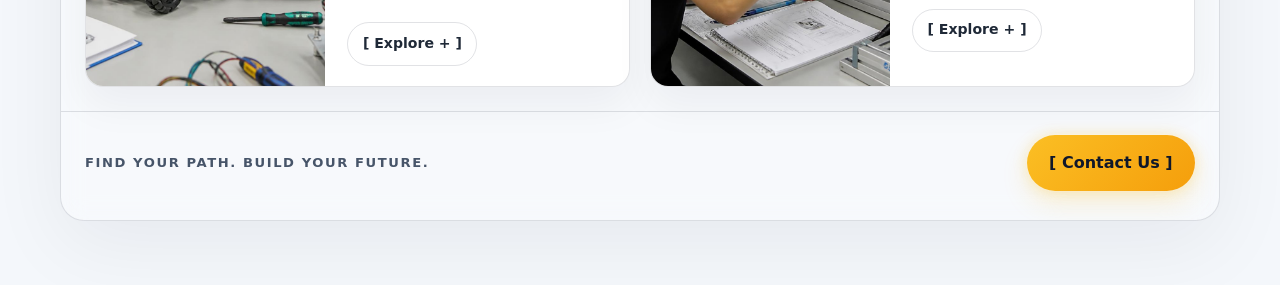
<file: departments.html>
<!DOCTYPE html>
<html lang="en">
<head>
    <meta charset="UTF-8">
    <meta name="viewport" content="width=device-width, initial-scale=1.0">
    <title>Departments | Global Vocational Institute</title>
    <link rel="stylesheet" href="css/style.css">
    <style>
        :root {
            --departments-bg: #f4f7fb;
            --departments-surface: rgba(255, 255, 255, 0.8);
            --departments-panel: rgba(255, 255, 255, 0.9);
            --departments-border: rgba(15, 23, 42, 0.12);
            --departments-text: #1f2937;
            --departments-muted: #475569;
            --departments-accent: #1f6feb;
            --departments-accent-soft: rgba(31, 111, 235, 0.08);
        }

        body {
            background: linear-gradient(180deg, #eef5ff 0%, #f5f7fb 100%);
            color: var(--departments-text);
        }

        body.theme-dark {
            --departments-bg: #0b1220;
            --departments-surface: rgba(15, 20, 31, 0.8);
            --departments-panel: rgba(17, 24, 39, 0.85);
            --departments-border: rgba(122, 184, 255, 0.14);
            --departments-text: #e8ebf5;
            --departments-muted: #a8b8d8;
            --departments-accent: #7ab8ff;
            --departments-accent-soft: rgba(122, 184, 255, 0.12);
            background: linear-gradient(180deg, #0b1220 0%, #101827 100%);
        }

        .departments-page {
            min-height: 100vh;
            background: var(--departments-bg);
            color: var(--departments-text);
            transition: background 0.3s ease, color 0.3s ease;
        }

        .departments-shell {
            width: min(1160px, calc(100% - 2rem));
            margin: 2rem auto 4rem;
        }

        .departments-landing {
            background: rgba(255, 255, 255, 0.25);
            border: 1px solid var(--departments-border);
            border-radius: 24px;
            box-shadow: 0 24px 80px rgba(15, 23, 42, 0.06);
            overflow: hidden;
            backdrop-filter: blur(12px);
            -webkit-backdrop-filter: blur(12px);
        }

        body.theme-dark .departments-landing {
            background: rgba(15, 20, 31, 0.3);
            box-shadow: 0 24px 80px rgba(2, 6, 23, 0.26);
        }

        .departments-header {
            padding: 1rem 1.5rem;
            border-bottom: 1px solid var(--departments-border);
        }

        .departments-hero {
            padding: 2rem 1.5rem 1.25rem;
            border-bottom: 1px solid var(--departments-border);
        }

        .section-kicker {
            display: inline-block;
            margin-bottom: 0.8rem;
            color: var(--departments-accent);
            font-size: 0.76rem;
            font-weight: 800;
            letter-spacing: 0.18em;
            text-transform: uppercase;
        }

        .departments-title {
            margin: 0;
            font-size: clamp(2.2rem, 4vw, 3.4rem);
            line-height: 1.08;
            letter-spacing: -0.05em;
            color: var(--departments-text);
        }

        .departments-subtitle {
            max-width: 760px;
            margin-top: 0.8rem;
            font-size: 1.08rem;
            color: var(--departments-muted);
        }

        .departments-filters {
            display: flex;
            flex-wrap: wrap;
            gap: 0.8rem;
            padding: 1.25rem 1.5rem 0;
        }

        .filter-btn {
            appearance: none;
            border: 1px solid var(--departments-border);
            background: rgba(255, 255, 255, 0.5);
            color: var(--departments-text);
            border-radius: 999px;
            padding: 0.7rem 1.2rem;
            font-size: 0.77rem;
            font-weight: 700;
            letter-spacing: 0.08em;
            text-transform: uppercase;
            cursor: pointer;
            transition: all 0.25s ease;
        }

        body.theme-dark .filter-btn {
            background: rgba(17, 24, 39, 0.7);
        }

        .filter-btn:hover,
        .filter-btn.active {
            background: linear-gradient(135deg, var(--departments-accent) 0%, #5da5ff 100%);
            color: #09111d;
            border-color: transparent;
            box-shadow: 0 12px 25px rgba(31, 111, 235, 0.18);
        }

        .program-grid {
            display: grid;
            grid-template-columns: repeat(2, minmax(0, 1fr));
            gap: 1.2rem;
            padding: 1.5rem;
        }

        .program-card {
            display: grid;
            grid-template-columns: 1.1fr 1.4fr;
            min-height: 230px;
            border: 1px solid var(--departments-border);
            background: var(--departments-panel);
            border-radius: 18px;
            overflow: hidden;
            box-shadow: 0 18px 40px rgba(15, 23, 42, 0.05);
            transition: transform 0.28s ease, box-shadow 0.28s ease, border-color 0.28s ease;
            position: relative;
        }

        body.theme-dark .program-card {
            background: linear-gradient(180deg, rgba(15, 20, 31, 0.8), rgba(18, 26, 39, 0.9));
            box-shadow: 0 18px 40px rgba(2, 6, 23, 0.26);
        }

        .program-card::before {
            content: "";
            position: absolute;
            inset: 0;
            background: linear-gradient(135deg, rgba(31, 111, 235, 0.08), transparent 55%);
            opacity: 0;
            transition: opacity 0.28s ease;
            pointer-events: none;
        }

        .program-card:hover {
            transform: translateY(-6px) scale(1.01);
            box-shadow: 0 24px 52px rgba(15, 23, 42, 0.11);
            border-color: rgba(31, 111, 235, 0.22);
        }

        .program-card:hover::before {
            opacity: 1;
        }

        .program-image {
            min-height: 100%;
            background: linear-gradient(135deg, rgba(31, 111, 235, 0.06), rgba(31, 111, 235, 0.14));
            position: relative;
            overflow: hidden;
        }

        .program-image img {
            width: 100%;
            height: 100%;
            object-fit: cover;
            display: block;
            transition: transform 0.5s ease;
        }

        .program-card:hover .program-image img {
            transform: scale(1.05);
        }

        .program-content {
            display: flex;
            flex-direction: column;
            justify-content: center;
            padding: 1.3rem 1.4rem;
        }

        .program-tag {
            margin-bottom: 0.8rem;
            font-size: 0.72rem;
            font-weight: 700;
            letter-spacing: 0.12em;
            text-transform: uppercase;
            color: var(--departments-accent);
        }

        .program-name {
            margin: 0 0 0.55rem;
            font-size: clamp(1.15rem, 2vw, 1.7rem);
            line-height: 1.2;
            letter-spacing: -0.03em;
            color: var(--departments-text);
        }

        .program-summary {
            margin: 0 0 0.8rem;
            color: var(--departments-muted);
            line-height: 1.7;
        }

        .program-points {
            margin: 0 0 1rem;
            padding-left: 1.1rem;
            color: var(--departments-text);
            font-size: 0.88rem;
            line-height: 1.7;
        }

        .program-points li::marker {
            color: var(--departments-accent);
        }

        .program-link {
            display: inline-flex;
            align-items: center;
            width: fit-content;
            padding: 0.55rem 0.9rem;
            border-radius: 999px;
            border: 1px solid var(--departments-border);
            font-size: 0.88rem;
            font-weight: 700;
            color: var(--departments-text);
            transition: all 0.2s ease;
        }

        .program-link:hover {
            background: var(--departments-accent-soft);
            border-color: rgba(31, 111, 235, 0.22);
            transform: translateY(-1px);
        }

        .departments-callout {
            display: flex;
            align-items: center;
            justify-content: space-between;
            gap: 1rem;
            padding: 1.4rem 1.5rem 1.8rem;
            border-top: 1px solid var(--departments-border);
        }

        .callout-text {
            font-size: 0.82rem;
            letter-spacing: 0.12em;
            text-transform: uppercase;
            color: var(--departments-muted);
            font-weight: 700;
        }

        .callout-action {
            display: inline-flex;
            align-items: center;
            justify-content: center;
            padding: 0.9rem 1.4rem;
            border-radius: 999px;
            background: linear-gradient(135deg, #fbbf24 0%, #f59e0b 100%);
            color: #0f172a;
            font-weight: 800;
            box-shadow: 0 12px 26px rgba(251, 191, 36, 0.18), 0 0 0 1px rgba(255, 255, 255, 0.14), 0 0 14px rgba(251, 191, 36, 0.26);
            transition: transform 0.25s ease, box-shadow 0.25s ease;
        }

        .callout-action:hover {
            transform: translateY(-2px);
            box-shadow: 0 14px 30px rgba(251, 191, 36, 0.24), 0 0 0 1px rgba(255, 255, 255, 0.16), 0 0 18px rgba(251, 191, 36, 0.38);
        }

        body.theme-dark .callout-action {
            background: linear-gradient(135deg, #7ab8ff 0%, #5da5ff 100%);
            color: #09111d;
            box-shadow: 0 10px 22px rgba(122, 184, 255, 0.12), 0 0 0 1px rgba(255, 255, 255, 0.08), 0 0 12px rgba(122, 184, 255, 0.2);
        }

        @media (max-width: 900px) {
            .program-grid {
                grid-template-columns: 1fr;
            }
        }

        @media (max-width: 680px) {
            .departments-shell {
                width: min(94vw, 680px);
                margin-top: 1rem;
            }

            .departments-hero,
            .departments-header,
            .departments-filters,
            .program-grid,
            .departments-callout {
                padding-left: 1rem;
                padding-right: 1rem;
            }

            .program-card {
                grid-template-columns: 1fr;
            }

            .program-image {
                min-height: 210px;
            }

            .departments-callout {
                flex-direction: column;
                align-items: flex-start;
            }

            .callout-action {
                width: 100%;
            }
        }
    </style>
</head>
<body class="departments-page">
    <div class="departments-shell">
        <div class="departments-landing">
            <header class="departments-header">
                <nav class="navbar">
                    <div class="logo">
                        <img src="assets/img/logo.png" alt="School Logo">
                        <span>School</span>
                    </div>

                    <button class="nav-toggle" aria-controls="primary-menu" aria-expanded="false" aria-label="Toggle navigation">☰</button>
                    <ul class="nav-menu" id="primary-menu">
                        <li><a href="index.html">Home</a></li>
                        <li><a href="about us.html">About</a></li>
                        <li><a href="departments.html" class="active">Departments</a></li>
                        <li><a href="news.html">News</a></li>
                        <li><a href="contact.html">Contact</a></li>
                    </ul>

                    <div class="nav-actions">
                        <button type="button" class="theme-toggle" aria-label="Toggle light and dark mode">
                            <span class="theme-icon">🌙</span>
                        </button>
                        <a href="#" class="nav-cta open-modal">Apply Now</a>
                    </div>
                </nav>
            </header>

            <main>
                <section class="departments-hero">
                    <span class="section-kicker">Our Departments</span>
                    <h1 class="departments-title">Explore Programs. Build Your Future.</h1>
                    <p class="departments-subtitle">Discover practical programs designed to develop real-world skills and prepare students for the future through hands-on learning, industry exposure, and personal growth.</p>
                </section>

                <div class="departments-filters" aria-label="Department filters">
                    <button type="button" class="filter-btn active" data-filter="all">All Programs</button>
                    <button type="button" class="filter-btn" data-filter="technology">Technology</button>
                    <button type="button" class="filter-btn" data-filter="engineering">Engineering</button>
                    <button type="button" class="filter-btn" data-filter="automotive">Automotive</button>
                </div>

                <section class="program-grid" aria-label="Department programs">
                    <article class="program-card" data-category="technology engineering">
                        <div class="program-image">
                            <img src="assets/img/network2.jpg" alt="Software Engineering">
                        </div>
                        <div class="program-content">
                            <span class="program-tag">Digital Technology</span>
                            <h2 class="program-name">Software Engineering</h2>
                            <p class="program-summary">Learn programming, web development, and software design for modern digital solutions.</p>
                            <ul class="program-points">
                                <li>Web and mobile app development</li>
                                <li>UI/UX and product thinking</li>
                                <li>Project-based software creation</li>
                            </ul>
                            <a href="rpl.html" class="program-link">[ Explore + ]</a>
                        </div>
                    </article>

                    <article class="program-card" data-category="technology engineering">
                        <div class="program-image">
                            <img src="assets/img/network.jpg" alt="Computer and Network Engineering">
                        </div>
                        <div class="program-content">
                            <span class="program-tag">IT Infrastructure</span>
                            <h2 class="program-name">Computer and Network Engineering</h2>
                            <p class="program-summary">Networking, systems, and computer technology for reliable digital infrastructure and support.</p>
                            <ul class="program-points">
                                <li>LAN/WAN installation and setup</li>
                                <li>Hardware troubleshooting</li>
                                <li>Network security essentials</li>
                            </ul>
                            <a href="tkj.html" class="program-link">[ Explore + ]</a>
                        </div>
                    </article>

                    <article class="program-card" data-category="engineering automotive">
                        <div class="program-image">
                            <img src="assets/img/otomotif.jpg" alt="Automotive Engineering">
                        </div>
                        <div class="program-content">
                            <span class="program-tag">Vehicle Systems</span>
                            <h2 class="program-name">Automotive Engineering</h2>
                            <p class="program-summary">Gain practical skills in vehicle maintenance, diagnostics, and automotive technology systems.</p>
                            <ul class="program-points">
                                <li>Engine and diagnostics</li>
                                <li>Electrical automotive systems</li>
                                <li>Service and repair workflow</li>
                            </ul>
                            <a href="tkr.html" class="program-link">[ Explore + ]</a>
                        </div>
                    </article>

                    <article class="program-card" data-category="engineering">
                        <div class="program-image">
                            <img src="assets/img/Electrical.jpg" alt="Electrical Engineering">
                        </div>
                        <div class="program-content">
                            <span class="program-tag">Power Systems</span>
                            <h2 class="program-name">Electrical Engineering</h2>
                            <p class="program-summary">Build competence in wiring, control systems, power distribution, and industrial electrical work.</p>
                            <ul class="program-points">
                                <li>Power installation practice</li>
                                <li>Control and wiring systems</li>
                                <li>Maintenance and troubleshooting</li>
                            </ul>
                            <a href="electrical.html" class="program-link">[ Explore + ]</a>
                        </div>
                    </article>

                    <article class="program-card" data-category="technology engineering">
                        <div class="program-image">
                            <img src="assets/img/mecha.jpg" alt="Mechatronics Engineering">
                        </div>
                        <div class="program-content">
                            <span class="program-tag">Smart Systems</span>
                            <h2 class="program-name">Mechatronics Engineering</h2>
                            <p class="program-summary">Combine mechanical, electronic, and control skills for automation and smart machine systems.</p>
                            <ul class="program-points">
                                <li>Sensor and actuator integration</li>
                                <li>Smart device prototyping</li>
                                <li>Robotics fundamentals</li>
                            </ul>
                            <a href="mechatronics.html" class="program-link">[ Explore + ]</a>
                        </div>
                    </article>

                    <article class="program-card" data-category="engineering technology automotive">
                        <div class="program-image">
                            <img src="assets/img/Automation.jpg" alt="Automation Engineering">
                        </div>
                        <div class="program-content">
                            <span class="program-tag">Industrial Automation</span>
                            <h2 class="program-name">Automation Engineering</h2>
                            <p class="program-summary">Develop expertise in robotics, process control, and modern industrial automation systems.</p>
                            <ul class="program-points">
                                <li>PLC and control logic</li>
                                <li>Industrial automation systems</li>
                                <li>Smart manufacturing workflow</li>
                            </ul>
                            <a href="automation.html" class="program-link">[ Explore + ]</a>
                        </div>
                    </article>
                </section>

                <div class="departments-callout">
                    <div class="callout-text">Find your path. Build your future.</div>
                    <a href="contact.html" class="callout-action">[ Contact Us ]</a>
                </div>
            </main>
        </div>
    </div>

    <div class="modal-overlay" id="admissionModal" aria-hidden="true">
        <div class="modal" role="dialog" aria-modal="true" aria-labelledby="modalTitle">
            <button type="button" class="modal-close" aria-label="Close registration form"><span aria-hidden="true">✕</span></button>
            <h2 id="modalTitle">New Student Registration</h2>
            <p>Fill out the form below to register for the school.</p>
            <form id="admissionForm" class="modal-form">
                <label for="studentName">Full Name</label>
                <input type="text" id="studentName" name="studentName" required>

                <label for="birthDate">Date of Birth</label>
                <input type="date" id="birthDate" name="birthDate" required>

                <label for="residence">Residence</label>
                <textarea id="residence" name="residence" rows="3" required></textarea>

                <div class="modal-actions">
                    <button type="submit" class="btn-submit">Submit Registration</button>
                </div>

                <p class="modal-note">The data is stored locally only. Contact the school for confirmation.</p>
            </form>
        </div>
    </div>

    <script src="assets/js/menu-toggle.js"></script>
    <script>
        document.addEventListener('DOMContentLoaded', function () {
            const filterButtons = document.querySelectorAll('.filter-btn');
            const programCards = document.querySelectorAll('.program-card');

            filterButtons.forEach((button) => {
                button.addEventListener('click', () => {
                    const filter = button.dataset.filter;

                    filterButtons.forEach((btn) => btn.classList.toggle('active', btn === button));

                    programCards.forEach((card) => {
                        const categories = (card.dataset.category || '').toLowerCase();
                        const shouldShow = filter === 'all' || categories.includes(filter);
                        card.style.display = shouldShow ? 'grid' : 'none';
                    });
                });
            });

            const modal = document.getElementById('admissionModal');
            const openModalButtons = document.querySelectorAll('.open-modal');
            const closeModalButtons = modal ? modal.querySelectorAll('.modal-close') : [];
            const admissionForm = document.getElementById('admissionForm');

            function openModal() {
                if (!modal) return;
                modal.classList.add('active');
                modal.setAttribute('aria-hidden', 'false');
                document.body.classList.add('modal-open');
                const firstField = modal.querySelector('input, textarea, button');
                if (firstField) firstField.focus();
            }

            function closeModal() {
                if (!modal) return;
                modal.classList.remove('active');
                modal.setAttribute('aria-hidden', 'true');
                document.body.classList.remove('modal-open');
            }

            openModalButtons.forEach((button) => {
                button.addEventListener('click', function (event) {
                    event.preventDefault();
                    openModal();
                });
            });

            closeModalButtons.forEach((button) => {
                button.addEventListener('click', closeModal);
            });

            if (modal) {
                modal.addEventListener('click', (event) => {
                    if (event.target === modal) {
                        closeModal();
                    }
                });
            }

            document.addEventListener('keydown', (event) => {
                if (event.key === 'Escape' && modal && modal.classList.contains('active')) {
                    closeModal();
                }
            });

            if (admissionForm) {
                admissionForm.addEventListener('submit', (event) => {
                    event.preventDefault();
                    const name = admissionForm.studentName.value.trim();
                    const birth = admissionForm.birthDate.value;
                    const residence = admissionForm.residence.value.trim();
                    if (!name || !birth || !residence) return;
                    alert(`Terima kasih, ${name}! Pendaftaran Anda telah dikirim.`);
                    admissionForm.reset();
                    closeModal();
                });
            }
        });
    </script>
</body>
</html>
</file>
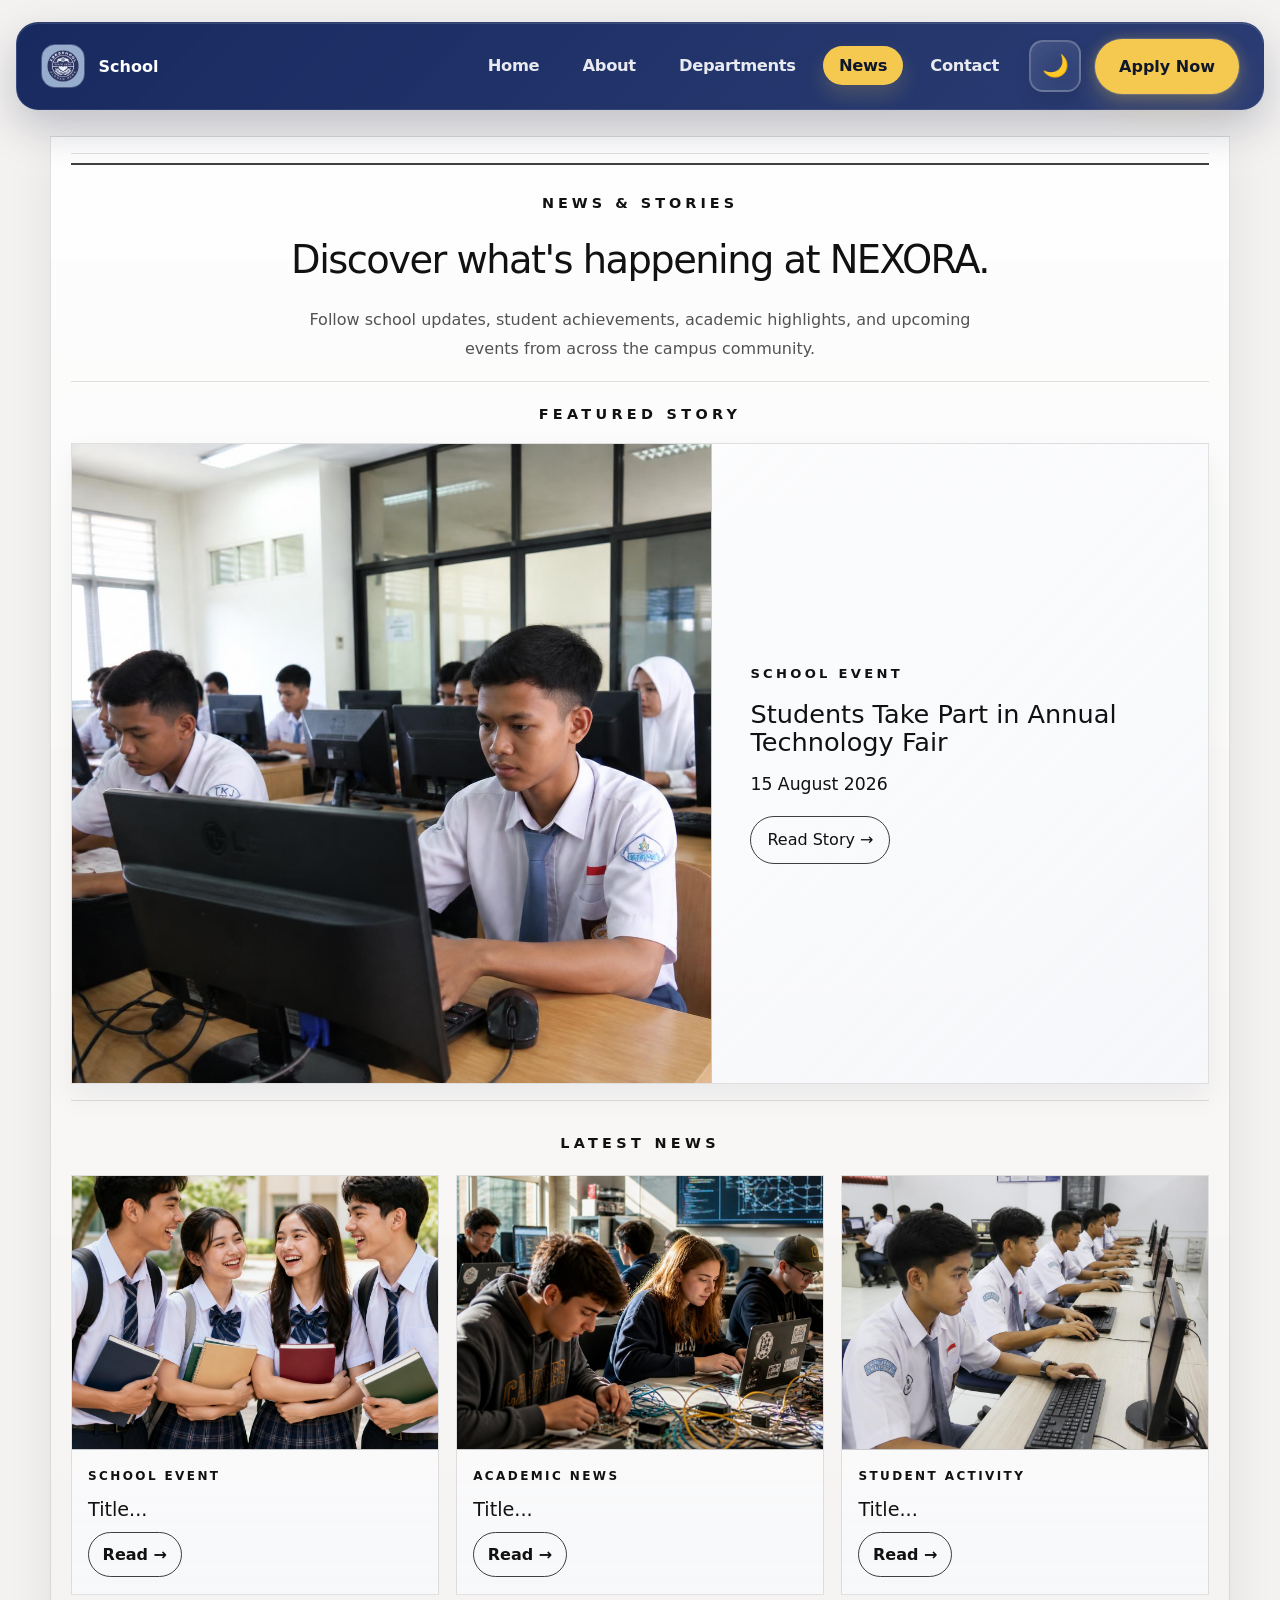
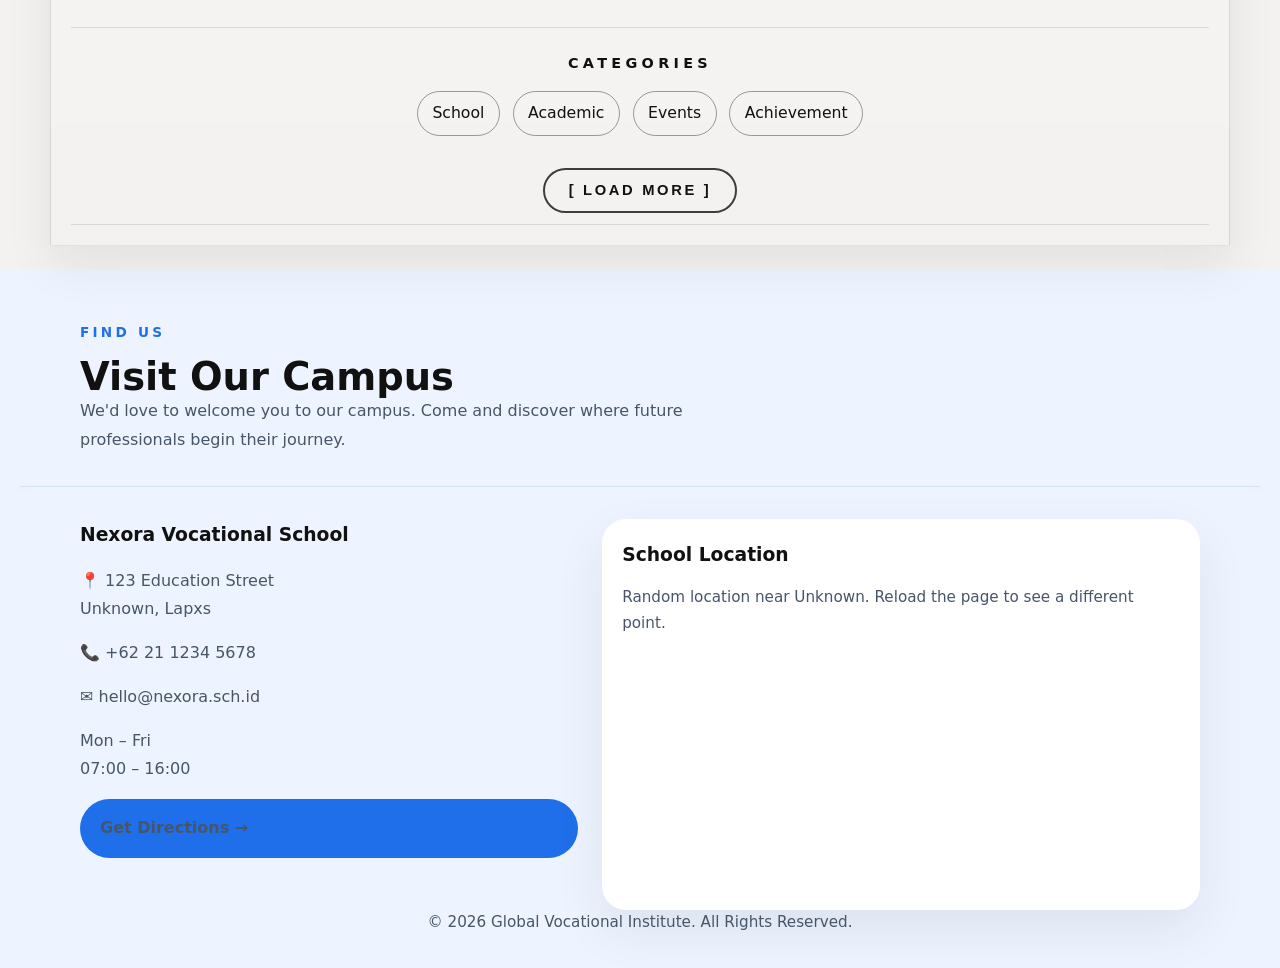
<file: news.html>
<!DOCTYPE html>
<html lang="en">
<head>
    <meta charset="UTF-8">
    <meta name="viewport" content="width=device-width, initial-scale=1.0">
    <title>News & Stories | Nexora</title>
    <link rel="stylesheet" href="css/style.css">
</head>
<body class="news-page">
    <header>
        <nav class="navbar">
            <div class="logo">
                <img src="assets/img/logo.png" alt="School Logo">
                <span>School</span>
            </div>

            <button class="nav-toggle" aria-controls="primary-menu" aria-expanded="false" aria-label="Toggle navigation">☰</button>
            <ul class="nav-menu" id="primary-menu">
                <li><a href="index.html">Home</a></li>
                <li><a href="about us.html">About</a></li>
                <li><a href="departments.html">Departments</a></li>
                <li><a href="news.html" class="active">News</a></li>
                <li><a href="contact.html">Contact</a></li>
            </ul>

            <div class="nav-actions">
                <button type="button" class="theme-toggle" aria-label="Toggle light and dark mode">
                    <span class="theme-icon">🌙</span>
                </button>
                <a href="index.html#apply" class="nav-cta open-modal">Apply Now</a>
            </div>
        </nav>
    </header>

    <main>
        <div class="news-shell reveal">
            <div class="news-panel">
                <div class="news-topbar">
                    <span></span>
                    <span></span>
                </div>

                <div class="news-hero">
                    <div class="section-kicker">NEWS &amp; STORIES</div>
                    <h1>Discover what's happening at NEXORA.</h1>
                    <p>Follow school updates, student achievements, academic highlights, and upcoming events from across the campus community.</p>
                </div>

                <section class="featured-story reveal">
                    <div class="section-label">Featured Story</div>

                    <div class="news-featured">
                        <div class="story-image">
                            <img src="assets/img/siswa3.jpg" alt="Students at school event">
                        </div>
                        <div class="story-copy">
                            <div class="story-kicker">School Event</div>
                            <h2>Students Take Part in Annual Technology Fair</h2>
                            <div class="story-date">15 August 2026</div>
                            <a href="news-detail.html" class="story-link">Read Story →</a>
                        </div>
                    </div>
                </section>

                <section class="news-list-wrap reveal">
                    <div class="news-grid-title">Latest News</div>

                    <div class="news-card-grid">
                        <article class="news-card">
                            <div class="news-thumb">
                                <img src="assets/img/Study1.jpg" alt="School event image">
                            </div>
                            <div class="news-copy">
                                <span class="card-tag">School Event</span>
                                <h3>Title...</h3>
                                <a href="news-detail.html">Read →</a>
                            </div>
                        </article>

                        <article class="news-card">
                            <div class="news-thumb">
                                <img src="assets/img/network2.jpg" alt="Academic news image">
                            </div>
                            <div class="news-copy">
                                <span class="card-tag">Academic News</span>
                                <h3>Title...</h3>
                                <a href="news-detail.html">Read →</a>
                            </div>
                        </article>

                        <article class="news-card">
                            <div class="news-thumb">
                                <img src="assets/img/study2.jpg" alt="Student activity image">
                            </div>
                            <div class="news-copy">
                                <span class="card-tag">Student Activity</span>
                                <h3>Title...</h3>
                                <a href="news-detail.html">Read →</a>
                            </div>
                        </article>
                    </div>
                </section>

                <div class="news-categories reveal">
                    <div class="section-label">Categories</div>
                    <div class="cat-list">
                        <span class="cat-item">School</span>
                        <span class="cat-item">Academic</span>
                        <span class="cat-item">Events</span>
                        <span class="cat-item">Achievement</span>
                    </div>
                </div>

                <div class="load-more reveal">
                    <button type="button">[ Load More ]</button>
                </div>
            </div>
        </div>
    </main>

    <footer>
        <div class="footer-top">
            <div class="container footer-intro">
                <div>
                    <span>FIND US</span>
                    <h2>Visit Our Campus</h2>
                    <p>We'd love to welcome you to our campus. Come and discover where future professionals begin their journey.</p>
                </div>
            </div>
        </div>

        <div class="footer-bottom">
            <div class="container footer-content">
                <div class="footer-details">
                    <h3>Nexora Vocational School</h3>
                    <p class="footer-address">📍 123 Education Street<br>Unknown, Lapxs</p>
                    <p>📞 +62 21 1234 5678</p>
                    <p>✉️ hello@nexora.sch.id</p>
                    <p class="footer-hours">Mon – Fri<br>07:00 – 16:00</p>
                    <a href="#" class="footer-cta">Get Directions →</a>
                </div>

                <div class="footer-map">
                    <div class="footer-map-card">
                        <h3>School Location</h3>
                        <p class="map-label">Random location near Unknown. Reload the page to see a different point.</p>
                        <iframe id="randomMap" class="map-frame" loading="lazy" referrerpolicy="no-referrer-when-downgrade" aria-label="Random school location map"></iframe>
                    </div>
                </div>
            </div>
        </div>

        <div class="copyright">
            &copy; 2026 Global Vocational Institute. All Rights Reserved.
        </div>
    </footer>

    <script src="assets/js/menu-toggle.js"></script>
    <script>
        const mapIframe = document.getElementById('randomMap');
        if (mapIframe) {
            const baseLat = 6.2403;
            const baseLon = 107.0088;
            const randomOffset = () => (Math.random() - 0.5) * 0.08;
            const lat = baseLat + randomOffset();
            const lon = baseLon + randomOffset();
            const bbox = 0.01;
            const left = lon - bbox;
            const right = lon + bbox;
            const bottom = lat - bbox;
            const top = lat + bbox;
            mapIframe.src = `https://www.openstreetmap.org/export/embed.html?bbox=${left.toFixed(6)}%2C${bottom.toFixed(6)}%2C${right.toFixed(6)}%2C${top.toFixed(6)}&layer=mapnik&marker=${lat.toFixed(6)}%2C${lon.toFixed(6)}`;
        }
    </script>
</body>
</html>
</file>
<file: css/style.css>
/* Global Reset */
* {
    box-sizing: border-box;
    margin: 0;
    padding: 0;
}

:root {
    --bg: #f5f7fb;
    --surface: #ffffff;
    --primary: #1f6feb;
    --primary-dark: #174ab6;
    --text: #1f2937;
    --muted: #475569;
    --border: rgba(31, 111, 235, 0.15);
    --radius: 24px;
    --header-bg: linear-gradient(135deg, #0f2465 0%, #1b3a8b 100%);
    --card-bg: rgba(255, 255, 255, 0.9);
    --card-shadow: rgba(15, 23, 42, 0.08);
    --panel-bg: rgba(255, 255, 255, 0.72);
}

body {
    font-family: Inter, system-ui, -apple-system, BlinkMacSystemFont, "Segoe UI", sans-serif;
    color: var(--text);
    background: linear-gradient(180deg, #eef5ff 0%, #f5f7fb 100%);
    line-height: 1.7;
    transition: background 0.3s ease, color 0.3s ease;
}

body.theme-dark {
    --bg: #0a0e1a;
    --surface: #0f1419;
    --primary: #7ab8ff;
    --primary-dark: #5da5ff;
    --text: #e8ebf5;
    --muted: #a8b8d8;
    --border: rgba(122, 184, 255, 0.18);
    --header-bg: linear-gradient(135deg, #0d1424 0%, #1a2847 100%);
    --card-bg: rgba(15, 20, 31, 0.95);
    --card-shadow: rgba(0, 0, 0, 0.5);
    --panel-bg: rgba(20, 28, 48, 0.8);
    background: linear-gradient(180deg, #0a0e1a 0%, #141a2a 100%);
}

body.theme-dark .navbar,
body.theme-dark .nav-menu,
body.theme-dark .nav-menu a,
body.theme-dark .nav-cta,
body.theme-dark .theme-toggle,
body.theme-dark .modal,
body.theme-dark .random-map-card,
body.theme-dark .footer-map-card,
body.theme-dark .berita-card,
body.theme-dark .jurusan-card,
body.theme-dark .gallery-item,
body.theme-dark .about-content,
body.theme-dark .about-story,
body.theme-dark .impact-item {
    color: var(--text);
}

body.theme-dark .nav-menu a {
    color: rgba(232, 235, 245, 0.92);
}

body.theme-dark .nav-menu a.active,
body.theme-dark .nav-menu a:hover {
    color: #0f172a;
}

body.theme-dark .nav-cta {
    background: linear-gradient(135deg, #7ab8ff 0%, #5da5ff 100%);
    color: #09111d;
    box-shadow: 0 16px 34px rgba(122, 184, 255, 0.22);
}

body.theme-dark .nav-cta:hover {
    background: linear-gradient(135deg, #9ec8ff 0%, #7ab8ff 100%);
    box-shadow: 0 20px 40px rgba(122, 184, 255, 0.3);
    transform: translateY(-2px);
}

body.theme-dark .hero-about .about-content,
body.theme-dark .hero-about .hero-button a:last-child,
body.theme-dark .berita-card,
body.theme-dark .jurusan-card,
body.theme-dark .modal,
body.theme-dark .footer-map-card,
body.theme-dark .random-map-card,
body.theme-dark .about-content,
body.theme-dark .about-story,
body.theme-dark .impact-item {
    background: linear-gradient(180deg, rgba(15, 20, 31, 0.72), rgba(18, 26, 39, 0.86));
    border: 1px solid rgba(122, 184, 255, 0.12);
    box-shadow: 0 18px 45px rgba(2, 6, 23, 0.28), inset 0 1px 0 rgba(255, 255, 255, 0.06);
    backdrop-filter: blur(12px);
    -webkit-backdrop-filter: blur(12px);
}

body.theme-dark .hero-about .about-content p,
body.theme-dark .hero-about .about-content a,
body.theme-dark .hero-about .hero-content p,
body.theme-dark .hero-about .hero-content h1,
body.theme-dark .hero-about .hero-content h2,
body.theme-dark .hero-about .about-content span,
body.theme-dark .hero-about .hero-button a,
body.theme-dark .section-subtitle,
body.theme-dark .about-content p,
body.theme-dark .about-copy p,
body.theme-dark .story-text p,
body.theme-dark .impact-item span,
body.theme-dark .modal-note,
body.theme-dark .berita-content p,
body.theme-dark .jurusan-card p,
body.theme-dark .jurusan-card li,
body.theme-dark .footer-address,
body.theme-dark .footer-hours,
body.theme-dark .footer-details p,
body.theme-dark .footer-details a,
body.theme-dark .copyright,
body.theme-dark .map-label,
body.theme-dark .map-coordinates {
    color: var(--muted);
}

body.theme-dark .hero-about .about-content a,
body.theme-dark .hero-about .hero-button a:last-child,
body.theme-dark .hero-about .hero-button a,
body.theme-dark .about-content a,
body.theme-dark .footer-cta {
    border-color: rgba(122, 184, 255, 0.18);
}

body.theme-dark .hero-about .hero-button a:last-child {
    background: rgba(20, 28, 48, 0.8);
    color: var(--text);
    box-shadow: 0 18px 36px rgba(2, 6, 23, 0.25);
}

body.theme-dark .hero-about .hero-button a:hover,
body.theme-dark .hero-about .about-content a:hover,
body.theme-dark .about-content a:hover,
body.theme-dark .btn-submit:hover,
body.theme-dark .btn-secondary:hover,
body.theme-dark .jurusan-control:hover,
body.theme-dark .nav-cta:hover,
body.theme-dark .theme-toggle:hover {
    transform: translateY(-2px);
    box-shadow: 0 16px 30px rgba(122, 184, 255, 0.2);
}

body > header {
    width: min(1320px, calc(100% - 2rem));
    margin: 1rem auto 0;
    padding: 0;
    background: transparent;
    display: flex;
    justify-content: center;
    position: relative;
}

body > header::before {
    display: none;
}

body > header .navbar {
    width: 100%;
    position: relative;
    z-index: 1;
    margin: 0;
    padding: 0.95rem 1.5rem;
}

body.theme-dark > header {
    background: transparent;
}

body.theme-dark > header::before {
    display: none;
}

body.theme-dark .navbar {
    background: linear-gradient(135deg, rgba(15, 36, 101, 0.94), rgba(27, 58, 139, 0.90));
    border-color: rgba(122, 184, 255, 0.14);
    box-shadow: 0 18px 42px rgba(2, 6, 23, 0.42), inset 0 1px 0 rgba(122, 184, 255, 0.12);
}

.about-page .about-shell > .about-container > header {
    width: min(1320px, calc(100% - 2rem));
    margin: 1rem auto 0;
}

.departments-page .departments-header {
    width: 100%;
    padding: 0;
    border: none;
    background: transparent;
}

.about-page .navbar,
.departments-page .navbar {
    width: 100%;
    max-width: none;
    margin: 0;
    border-radius: 22px;
}

body.theme-dark .jurusan-control {
    background: rgba(122, 184, 255, 0.12);
    color: var(--text);
    border: 1px solid rgba(122, 184, 255, 0.16);
}

body.theme-dark .jurusan-control:hover {
    background: rgba(122, 184, 255, 0.18);
}

body.theme-dark .jurusan-dot {
    background: rgba(122, 184, 255, 0.18);
    border-color: rgba(122, 184, 255, 0.32);
}

body.theme-dark .jurusan-dot.active {
    background: var(--primary);
    box-shadow: 0 0 0 4px rgba(122, 184, 255, 0.14);
}

body.theme-dark .theme-toggle {
    box-shadow: 0 10px 24px rgba(0, 0, 0, 0.38);
}

body.theme-dark .map-label,
body.theme-dark .map-coordinates,
body.theme-dark .footer-address,
body.theme-dark .footer-hours,
body.theme-dark .footer-details p,
body.theme-dark .footer-details a,
body.theme-dark .copyright,
body.theme-dark .section-subtitle,
body.theme-dark .about-content p,
body.theme-dark .about-copy p,
body.theme-dark .story-text p,
body.theme-dark .impact-item span,
body.theme-dark .modal-note {
    color: var(--muted);
}

body.theme-dark .footer-intro h2,
body.theme-dark .footer-map-card h3,
body.theme-dark .footer-details h3,
body.theme-dark .section-title h2,
body.theme-dark .about-copy h1,
body.theme-dark .story-text h2,
body.theme-dark .hero-about .about-content h2,
body.theme-dark .hero-about .hero-content h1,
body.theme-dark .about-content h2,
body.theme-dark .modal h2,
body.theme-dark .jurusan-content h3,
body.theme-dark .berita-content h3,
body.theme-dark .random-map-card h3 {
    color: var(--text);
}

img {
    max-width: 100%;
    display: block;
}

a {
    color: inherit;
    text-decoration: none;
}

.animate-section {
    opacity: 0;
    transform: translateY(26px);
    transition: opacity 0.8s cubic-bezier(0.22, 1, 0.36, 1), transform 0.8s cubic-bezier(0.22, 1, 0.36, 1);
    will-change: opacity, transform;
}

.animate-section.in-view {
    opacity: 1;
    transform: translateY(0);
}

@keyframes softFadeUp {
    from {
        opacity: 0;
        transform: translateY(18px);
    }
    to {
        opacity: 1;
        transform: translateY(0);
    }
}

.animate-section .section-title,
.animate-section .jurusan-card {
    opacity: 0;
    transform: translateY(32px);
    transition: opacity 0.7s ease, transform 0.7s ease;
}

.animate-section.in-view .section-title,
.animate-section.in-view .jurusan-card {
    opacity: 1;
    transform: translateY(0);
}

.animate-section.in-view .jurusan-card:nth-child(1) {
    transition-delay: 0.1s;
}

.animate-section.in-view .jurusan-card:nth-child(2) {
    transition-delay: 0.16s;
}

.animate-section.in-view .jurusan-card:nth-child(3) {
    transition-delay: 0.22s;
}

.animate-section.in-view .jurusan-card:nth-child(4) {
    transition-delay: 0.28s;
}

.animate-section.in-view .jurusan-card:nth-child(5) {
    transition-delay: 0.34s;
}

.animate-section.in-view .jurusan-card:nth-child(6) {
    transition-delay: 0.40s;
}

button, a {
    transition: all 0.25s ease;
}

.container {
    width: min(1120px, calc(100% - 2rem));
    margin: 0 auto;
}

.random-map-section {
    padding: 2rem 0 1rem;
    background: #f8fafc;
    transition: background 0.3s ease;
}

body.theme-dark .random-map-section {
    background: linear-gradient(180deg, rgba(20, 28, 48, 0.4), rgba(15, 20, 31, 0.5));
}

.random-map-card {
    padding: 1.25rem;
    background: #ffffff;
    border-radius: 24px;
    box-shadow: 0 18px 50px rgba(15, 23, 42, 0.08);
    display: grid;
    gap: 0.75rem;
    max-width: 680px;
    margin: 0 auto;
    transition: background 0.3s ease, box-shadow 0.3s ease;
}

body.theme-dark .random-map-card {
    background: linear-gradient(135deg, rgba(15, 20, 31, 0.9), rgba(20, 28, 48, 0.85));
    border: 1px solid rgba(122, 184, 255, 0.12);
    box-shadow: 0 18px 50px rgba(0, 0, 0, 0.4);
}

.random-map-card h3 {
    margin: 0;
    font-size: 1.15rem;
    color: var(--text);
}

.random-map-card .map-label {
    margin: 0;
    color: var(--muted);
    font-size: 0.95rem;
}

.map-frame {
    width: 100%;
    min-height: 220px;
    border: 1px solid rgba(15, 23, 42, 0.12);
    border-radius: 20px;
    overflow: hidden;
}

.map-coordinates {
    margin: 0;
    color: #64748b;
    font-size: 0.92rem;
}

body.modal-open {
    overflow: hidden;
}

.modal-overlay {
    position: fixed;
    inset: 0;
    display: none;
    place-items: center;
    background: rgba(15, 23, 42, 0.65);
    padding: 1.25rem;
    z-index: 50;
    transition: background 0.3s ease;
}

body.theme-dark .modal-overlay {
    background: rgba(0, 0, 0, 0.75);
}

.modal-overlay.active {
    display: grid;
}

.modal {
    position: relative;
    width: min(540px, 100%);
    background: #ffffff;
    border-radius: 28px;
    padding: 2rem;
    box-shadow: 0 28px 80px rgba(15, 23, 42, 0.25);
    transition: background 0.3s ease, box-shadow 0.3s ease;
}

body.theme-dark .modal {
    background: linear-gradient(135deg, rgba(15, 20, 31, 0.95), rgba(20, 28, 48, 0.9));
    border: 1px solid rgba(122, 184, 255, 0.15);
    box-shadow: 0 28px 80px rgba(0, 0, 0, 0.6);
}

.modal-close {
    position: absolute;
    top: 1rem;
    right: 1rem;
    width: 2.5rem;
    height: 2.5rem;
    border: none;
    background: rgba(243, 244, 246, 0.92);
    border-radius: 999px;
    color: #475569;
    font-size: 1.35rem;
    cursor: pointer;
    display: grid;
    place-items: center;
    transition: background 0.2s ease, color 0.2s ease;
}

body.theme-dark .modal-close {
    background: rgba(20, 28, 48, 0.9);
    color: #a8b8d8;
    border: 1px solid rgba(122, 184, 255, 0.12);
}

body.theme-dark .modal-close:hover {
    background: rgba(30, 42, 68, 0.95);
    color: #7ab8ff;
}

.modal h2 {
    margin-bottom: 0.75rem;
    color: var(--text);
}

.modal p {
    margin-bottom: 1.5rem;
    color: var(--muted);
}

.modal-form {
    display: grid;
    gap: 1rem;
}

.modal-form label {
    display: block;
    font-weight: 600;
    color: var(--text);
}

.modal-form input,
.modal-form textarea {
    width: 100%;
    border: 1px solid rgba(15, 23, 42, 0.12);
    border-radius: 16px;
    padding: 0.95rem 1rem;
    background: #f8fafc;
    color: #0f172a;
    font: inherit;
    transition: background 0.2s ease, border-color 0.2s ease, box-shadow 0.2s ease;
}

body.theme-dark .modal-form input,
body.theme-dark .modal-form textarea {
    background: rgba(20, 28, 48, 0.7);
    color: #e8ebf5;
    border-color: rgba(122, 184, 255, 0.15);
}

.modal-form input:focus,
.modal-form textarea:focus {
    outline: 2px solid rgba(31, 111, 235, 0.35);
    outline-offset: 2px;
}

body.theme-dark .modal-form input:focus,
body.theme-dark .modal-form textarea:focus {
    outline: 2px solid rgba(122, 184, 255, 0.4);
    background: rgba(20, 28, 48, 0.85);
    border-color: rgba(122, 184, 255, 0.3);
}

.modal-actions {
    display: flex;
    flex-wrap: wrap;
    gap: 0.75rem;
    margin-top: 0.25rem;
}

.btn-submit,
.btn-secondary {
    border-radius: 999px;
    padding: 0.95rem 1.25rem;
    font-weight: 700;
    cursor: pointer;
    transition: all 0.2s ease;
}

.btn-submit {
    border: none;
    background: linear-gradient(135deg, #1f6feb 0%, #174ab6 100%);
    color: #ffffff;
    box-shadow: 0 8px 16px rgba(31, 111, 235, 0.24);
}

.btn-submit:hover {
    transform: translateY(-2px);
    box-shadow: 0 12px 24px rgba(31, 111, 235, 0.32);
}

body.theme-dark .btn-submit {
    background: linear-gradient(135deg, #7ab8ff 0%, #5da5ff 100%);
    color: #0a0e1a;
    box-shadow: 0 8px 20px rgba(122, 184, 255, 0.3);
}

body.theme-dark .btn-submit:hover {
    box-shadow: 0 12px 28px rgba(122, 184, 255, 0.4);
}

.btn-secondary {
    border: 1px solid rgba(31, 111, 235, 0.18);
    background: #ffffff;
    color: #1f2937;
}

body.theme-dark .btn-secondary {
    border: 1px solid rgba(122, 184, 255, 0.2);
    background: rgba(20, 28, 48, 0.7);
    color: #e8ebf5;
}

body.theme-dark .btn-secondary:hover {
    background: rgba(20, 28, 48, 0.85);
}

.modal-note {
    margin-top: 1rem;
    font-size: 0.95rem;
    color: #64748b;
}

/* Navbar */
.navbar {
    display: flex;
    align-items: center;
    justify-content: flex-start;
    gap: 0.9rem;
    width: 100%;
    max-width: 1320px;
    margin: 0 auto;
    padding: 0.95rem 1.5rem;
    position: sticky;
    top: 0.4rem;
    background: linear-gradient(135deg, rgba(14, 33, 89, 0.96), rgba(25, 45, 105, 0.92));
    color: #ffffff;
    border: 1px solid rgba(255, 255, 255, 0.08);
    border-radius: 22px;
    backdrop-filter: blur(16px) saturate(1.2);
    -webkit-backdrop-filter: blur(16px) saturate(1.2);
    box-shadow: 0 18px 42px rgba(8, 18, 60, 0.22), inset 0 1px 0 rgba(255,255,255,0.12);
    z-index: 10;
    animation: slideDown 0.8s ease both;
    transition: background 0.35s ease, box-shadow 0.35s ease, transform 0.35s ease;
}

.logo {
    display: flex;
    align-items: center;
    gap: 0.85rem;
    font-weight: 700;
    color: #ffffff;
}

.logo span {
    color: #ffffff;
}

.logo img {
    width: 44px;
    height: 44px;
    border-radius: 14px;
    object-fit: cover;
    border: 1px solid rgba(255, 255, 255, 0.24);
}

.nav-menu {
    display: flex;
    align-items: center;
    gap: 0.7rem;
    list-style: none;
    margin-left: auto;
}

.nav-menu a {
    color: rgba(255, 255, 255, 0.9);
    font-weight: 700;
    padding: 0.62rem 1rem;
    border-radius: 999px;
    font-size: 1.02rem;
    letter-spacing: -0.02em;
}

.nav-menu a.active,
.nav-menu a:hover {
    color: #0f172a;
    background: #f5c94f;
    box-shadow: 0 10px 20px rgba(245, 201, 79, 0.18);
}

.nav-actions {
    display: flex;
    align-items: center;
    gap: 0.85rem;
}

.theme-toggle {
    width: 52px;
    height: 52px;
    border-radius: 14px;
    border: 2px solid rgba(255, 255, 255, 0.22);
    background: linear-gradient(135deg, rgba(255, 255, 255, 0.16), rgba(255, 255, 255, 0.08));
    color: #ffffff;
    display: grid;
    place-items: center;
    font-size: 1.35rem;
    cursor: pointer;
    transition: all 0.3s cubic-bezier(0.4, 0, 0.2, 1);
    backdrop-filter: blur(12px);
    box-shadow: 0 8px 16px rgba(0, 0, 0, 0.1);
    position: relative;
    overflow: hidden;
}

.theme-toggle::before {
    content: "";
    position: absolute;
    inset: 0;
    background: linear-gradient(135deg, rgba(255, 255, 255, 0.2), transparent);
    opacity: 0;
    transition: opacity 0.3s ease;
}

.theme-toggle:hover::before {
    opacity: 1;
}

.theme-toggle:hover {
    transform: translateY(-2px) scale(1.08);
    border-color: rgba(255, 255, 255, 0.35);
    background: linear-gradient(135deg, rgba(255, 255, 255, 0.22), rgba(255, 255, 255, 0.14));
    box-shadow: 0 12px 24px rgba(0, 0, 0, 0.15), 0 0 20px rgba(122, 184, 255, 0.2);
}

.theme-toggle:active {
    transform: translateY(-1px) scale(1.04);
}

body.theme-dark .theme-toggle {
    border-color: rgba(122, 184, 255, 0.25);
    background: linear-gradient(135deg, rgba(122, 184, 255, 0.12), rgba(122, 184, 255, 0.05));
    box-shadow: 0 8px 24px rgba(0, 0, 0, 0.4);
}

body.theme-dark .theme-toggle:hover {
    border-color: rgba(122, 184, 255, 0.4);
    background: linear-gradient(135deg, rgba(122, 184, 255, 0.18), rgba(122, 184, 255, 0.08));
    box-shadow: 0 12px 32px rgba(0, 0, 0, 0.5), 0 0 24px rgba(122, 184, 255, 0.35);
}

.theme-toggle .theme-icon {
    display: inline-block;
    transition: transform 0.4s cubic-bezier(0.68, -0.55, 0.265, 1.55);
    position: relative;
    z-index: 1;
}

.theme-toggle:hover .theme-icon {
    transform: rotate(20deg) scale(1.15);
}

.nav-cta {
    padding: 0.88rem 1.5rem;
    background: #f5c94f;
    color: #0f172a;
    border-radius: 999px;
    font-weight: 800;
    box-shadow: 0 12px 26px rgba(245, 201, 79, 0.2), 0 0 0 1px rgba(255, 255, 255, 0.14), 0 0 14px rgba(245, 201, 79, 0.22);
}

.nav-cta:hover {
    transform: translateY(-1px);
    background: #f59e0b;
    box-shadow: 0 14px 30px rgba(251, 191, 36, 0.24), 0 0 0 1px rgba(255, 255, 255, 0.16), 0 0 18px rgba(251, 191, 36, 0.38);
}

/* bagian toogle untuk mobile atau navbar*/
.nav-toggle {
    display: none;
    margin-left: auto;
    background: transparent;
    border: none;
    color: #ffffff;
    font-size: 1.5rem;
    cursor: pointer;
    padding: 0.4rem 0.6rem;
    border-radius: 8px;
}

@media (max-width: 880px) {
    .nav-toggle {
        display: block;
    }

    .nav-menu {
        position: absolute;
        top: 68px;
        right: 1rem;
        left: 1rem;
        display: none;
        flex-direction: column;
        gap: 0.5rem;
        background: linear-gradient(180deg, rgba(11,35,77,0.95), rgba(27,58,139,0.95));
        padding: 0.75rem;
        border-radius: 12px;
        box-shadow: 0 18px 50px rgba(8, 18, 60, 0.3);
    }

    body.theme-dark .nav-menu {
        background: linear-gradient(180deg, rgba(9, 14, 22, 0.98), rgba(18, 26, 39, 0.98));
        border: 1px solid rgba(122, 184, 255, 0.14);
    }

    .nav-menu.open {
        display: flex;
    }

    .nav-menu a {
        display: block;
        padding: 0.75rem 1rem;
        border-radius: 8px;
        background: transparent;
    }

    .nav-actions {
        display: flex;
        margin-left: auto;
    }
}

/* Hero + About */
.hero-about {
    padding: 2.7rem 0 2rem;
    position: relative;
    /* layered gradients over a photographic background with SVG fallback for offline */
        background:
            linear-gradient(180deg, rgba(0,0,0,0.36) 0%, rgba(0,0,0,0.12) 100%),
            url("assets/img/bg.jpg") center/cover no-repeat,
            url("data:image/svg+xml;utf8,<svg xmlns='http://www.w3.org/2000/svg' viewBox='0 0 10 10'><rect width='10' height='10' fill='%23f5f7fb'/><path d='M0 10 L10 0' stroke='%231f6feb' stroke-width='2' stroke-opacity='0.06' stroke-linecap='square'/></svg>") center/cover no-repeat;
    overflow: hidden;
        color: #ffffff;
}

.hero-about::after {
    content: "";
    position: absolute;
    inset: 0;
    background: linear-gradient(180deg, rgba(255,255,255,0.02), rgba(255,255,255,0.06));
    pointer-events: none;
}

.hero-about .hero-about-grid {
    position: relative;
    z-index: 1;
}

.hero-about .hero-about-grid {
    display: grid;
    grid-template-columns: minmax(0, 1.1fr) minmax(0, 0.9fr);
    gap: 1.6rem;
    align-items: center;
}

.hero-about .about-panel {
    display: grid;
    gap: 1.75rem;
    animation: fadeInLeft 0.9s ease both;
    align-items: stretch;
}

.hero-about .about-image {
    position: relative;
    border-radius: 24px;
    overflow: hidden;
    width: 100%;
    aspect-ratio: 1.32 / 1;
    min-height: 390px;
    box-shadow: 0 32px 100px rgba(15, 23, 42, 0.1);
}

.hero-about .about-image::after {
    content: "";
    position: absolute;
    inset: 0;
    background: linear-gradient(180deg, rgba(15, 23, 42, 0.1), rgba(15, 23, 42, 0.02));
}

.hero-about .about-image img {
    display: block;
    width: 100%;
    height: 100%;
    object-fit: cover;
    transition: opacity 0.6s ease;
}

.hero-about .about-content {
    display: flex;
    flex-direction: column;
    justify-content: center;
    gap: 1rem;
    padding: 2rem;
    background: rgba(255, 255, 255, 0.98);
    border-radius: 28px;
    box-shadow: 0 24px 60px rgba(15, 23, 42, 0.08);
    height: 100%;
}

.hero-about .hero-content p,
.hero-about .hero-content h1,
.hero-about .hero-content h2 {
    color: #ffffff;
}

.hero-about .about-content span {
    display: block;
    color: var(--primary);
    font-weight: 700;
    letter-spacing: 0.16em;
    margin-bottom: 0.75rem;
    text-transform: uppercase;
}

.hero-about .about-content h2 {
    font-size: clamp(2rem, 3vw, 2.8rem);
    line-height: 1.1;
}

.hero-about .about-content p {
    color: var(--muted);
    line-height: 1.7;
}

.hero-about .about-content a {
    display: inline-flex;
    padding: 0.95rem 1.6rem;
    border-radius: 999px;
    border: 1px solid var(--primary);
    color: var(--primary);
    font-weight: 600;
    width: fit-content;
}

.hero-about .about-content a:hover {
    background: rgba(31, 111, 235, 0.08);
}

/* About student image sizing */
.about-student {
    display: block;
    width: 100%;
    max-width: none;
    height: auto;
    border-radius: 16px;
    object-fit: cover;
    box-shadow: 0 20px 50px rgba(15, 23, 42, 0.08);
    margin: 0 0 1rem 0;
}

@media (max-width: 940px) {
    .about-student { max-width: none; }
}

@media (max-width: 680px) {
    .about-student { max-width: 100%; border-radius: 12px; }
}

.hero-about .hero-content {
    max-width: 630px;
    text-align: left;
    animation: fadeInRight 0.9s ease both;
}

.hero-about .hero-content p:first-of-type {
    color: var(--primary);
    font-weight: 800;
    letter-spacing: 0.24em;
    text-transform: uppercase;
    margin-bottom: 0.8rem;
    font-size: 0.9rem;
}

.hero-about .hero-content h1 {
    font-size: clamp(3.2rem, 5vw, 6.4rem);
    line-height: 0.96;
    margin-bottom: 1rem;
    letter-spacing: -0.06em;
}

.hero-about .hero-content p:last-of-type {
    max-width: 680px;
    margin: 0 0 1.6rem;
    color: rgba(255, 255, 255, 0.78);
    font-size: 1.08rem;
}

.hero-about .hero-button {
    display: inline-flex;
    flex-wrap: wrap;
    justify-content: flex-start;
    gap: 1rem;
}

.hero-about .hero-button a {
    display: inline-flex;
    align-items: center;
    justify-content: center;
    padding: 0.95rem 1.8rem;
    border-radius: 999px;
    font-weight: 600;
    color: #ffffff;
    background: var(--primary);
    box-shadow: 0 12px 28px rgba(31, 111, 235, 0.12);
}

.hero-about .hero-button a:last-child {
    background: #ffffff;
    color: var(--text);
    border: 1px solid rgba(31, 111, 235, 0.16);
    box-shadow: 0 12px 24px rgba(15, 23, 42, 0.08);
}

.hero-about .hero-button a:hover {
    transform: translateY(-2px);
}

/* About */
.about {
    padding: 3rem 0;
}

.about .container {
    display: grid;
    grid-template-columns: 1.05fr 0.95fr;
    gap: 2rem;
    align-items: center;
}

.about-image {
    border-radius: var(--radius);
    overflow: hidden;
    box-shadow: 0 30px 80px rgba(15, 23, 42, 0.08);
    animation: floatUp 1s ease both;
}

.about-content {
    display: grid;
    gap: 1rem;
}

.about-content span {
    color: var(--primary);
    font-weight: 700;
    letter-spacing: 0.12em;
    text-transform: uppercase;
}

.about-content h2 {
    font-size: clamp(2rem, 3vw, 2.7rem);
}

.about-content p {
    color: var(--muted);
    max-width: 48rem;
}

.about-content a {
    display: inline-flex;
    padding: 0.95rem 1.6rem;
    border-radius: 999px;
    border: 1px solid var(--primary);
    color: var(--primary);
    font-weight: 600;
}

.about-content a:hover {
    background: rgba(31, 111, 235, 0.08);
}

/* Section Titles */
.section-title {
    text-align: center;
    margin-bottom: 2rem;
    animation: fadeInUp 0.9s ease both;
    position: relative;
    padding-bottom: 1.25rem;
}

.section-title::after {
    content: "";
    position: absolute;
    left: 50%;
    bottom: 0;
    transform: translateX(-50%);
    width: 120px;
    height: 3px;
    border-radius: 999px;
    background: var(--primary);
    opacity: 0.8;
}

.section-title span {
    display: block;
    color: var(--primary);
    font-weight: 700;
    letter-spacing: 0.16em;
    margin-bottom: 0.75rem;
    text-transform: uppercase;
}

.section-title h2 {
    font-size: clamp(2rem, 3vw, 2.8rem);
}

.section-subtitle {
    max-width: 720px;
    margin: 0 auto;
    margin-top: 1rem;
    color: var(--muted);
    line-height: 1.8;
    font-size: clamp(0.96rem, 1vw, 1.05rem);
}

/* Jurusan */
.jurusan {
    padding-top: 2rem;
}

.jurusan-container {
    display: flex;
    gap: 1.2rem;
    overflow-x: auto;
    padding-bottom: 0.75rem;
    scroll-snap-type: x mandatory;
}

.jurusan-container::-webkit-scrollbar {
    height: 8px;
}

.jurusan-container::-webkit-scrollbar-track {
    background: rgba(15, 23, 42, 0.05);
}

.jurusan-container::-webkit-scrollbar-thumb {
    background: rgba(31, 111, 235, 0.35);
    border-radius: 999px;
}

.jurusan-pagination {
    display: flex;
    align-items: center;
    justify-content: center;
    gap: 1rem;
    margin-top: 1.5rem;
}

.jurusan-control {
    border: none;
    background: rgba(31, 111, 235, 0.12);
    color: var(--primary-dark);
    padding: 0.65rem 1rem;
    border-radius: 999px;
    cursor: pointer;
    font-weight: 700;
    transition: background 0.25s ease, transform 0.25s ease;
}

.jurusan-control:hover {
    background: rgba(31, 111, 235, 0.2);
    transform: translateY(-1px);
}

.jurusan-control:disabled {
    opacity: 0.45;
    cursor: not-allowed;
    transform: none;
}

.jurusan-dots {
    display: flex;
    gap: 0.75rem;
}

.jurusan-dot {
    width: 12px;
    height: 12px;
    border-radius: 50%;
    border: 1px solid rgba(31, 111, 235, 0.35);
    background: rgba(31, 111, 235, 0.2);
    cursor: pointer;
    transition: background 0.25s ease, transform 0.25s ease, border-color 0.25s ease;
}

.jurusan-dot.active {
    background: var(--primary);
    border-color: var(--primary);
    transform: scale(1.2);
}

.jurusan-dot:hover {
    background: rgba(31, 111, 235, 0.35);
}

.jurusan-card {
    background: linear-gradient(180deg, rgba(255, 255, 255, 0.82), rgba(255, 255, 255, 0.94));
    border: 1px solid rgba(255, 255, 255, 0.5);
    border-radius: 26px;
    padding: 0;
    display: grid;
    gap: 0;
    box-shadow: 0 18px 45px rgba(15, 23, 42, 0.08), inset 0 1px 0 rgba(255, 255, 255, 0.5);
    animation: cardPop 0.75s ease both;
    transition: transform 0.3s ease, box-shadow 0.3s ease, border-color 0.3s ease;
    min-width: 290px;
    flex: 0 0 290px;
    scroll-snap-align: start;
    will-change: transform, box-shadow;
    overflow: hidden;
    backdrop-filter: blur(10px);
    -webkit-backdrop-filter: blur(10px);
}

.jurusan-image {
    position: relative;
    overflow: hidden;
    width: 100%;
    height: 200px;
}

.jurusan-image img {
    width: 100%;
    height: 100%;
    object-fit: cover;
    display: block;
    transition: transform 0.3s ease;
}

.jurusan-card:hover .jurusan-image img {
    transform: scale(1.05);
}

.jurusan-card:hover {
    transform: translateY(-16px) scale(1.03);
    box-shadow: 0 30px 75px rgba(15, 23, 42, 0.16);
    border-color: rgba(31, 111, 235, 0.24);
}

.jurusan-card.rpl-card:hover {
    box-shadow: 0 30px 80px rgba(59, 130, 246, 0.24);
}

.jurusan-card.tkj-card:hover {
    box-shadow: 0 30px 80px rgba(16, 185, 129, 0.24);
}

.jurusan-card.tkr-card:hover {
    box-shadow: 0 30px 80px rgba(234, 88, 12, 0.24);
}

.jurusan-card h3 {
    font-size: 1.45rem;
    line-height: 1.2;
}

.jurusan-content {
    padding: 1.25rem 1.25rem 1.4rem;
    display: grid;
    gap: 0.7rem;
}

.jurusan-card p {
    color: var(--muted);
    line-height: 1.7;
    font-size: clamp(0.95rem, 1vw, 1rem);
}

.jurusan-card ul {
    display: grid;
    gap: 0.5rem;
    margin: 0;
    padding-left: 1.1rem;
    color: var(--muted);
    font-size: clamp(0.9rem, 0.95vw, 0.98rem);
}

.jurusan-card ul li {
    list-style: none;
    margin-left: 0;
    position: relative;
    padding-left: 1.4rem;
}

.jurusan-card ul li::before {
    content: "\2022";
    position: absolute;
    left: 0;
    top: 0.2rem;
    color: var(--primary);
    font-size: 1.1rem;
    line-height: 1;
}

.jurusan-card a {
    color: var(--primary);
    font-weight: 600;
}

/* Berita */
.berita-container {
    display: grid;
    gap: 1.5rem;
}

.berita-card {
    display: grid;
    grid-template-columns: 320px 1fr;
    gap: 1.5rem;
    background: var(--surface);
    border-radius: var(--radius);
    overflow: hidden;
    border: 1px solid var(--border);
    box-shadow: 0 18px 42px rgba(15, 23, 42, 0.06);
    animation: cardPop 0.75s ease both;
}

.berita-card img {
    width: 100%;
    object-fit: cover;
    aspect-ratio: 4 / 3;
    transition: transform 0.35s ease;
}

.berita-card:hover img {
    transform: scale(1.04);
}

.berita-content {
    padding: 1.7rem;
    display: grid;
    gap: 1rem;
}

.berita-content small {
    color: var(--primary);
    font-weight: 700;
}

.berita-content h3 {
    font-size: 1.6rem;
}

.berita-content a {
    color: var(--primary);
    font-weight: 600;
}

/* News Page Layout */
.news-page {
    background: #f4f2f0;
    color: #111111;
}

.news-page body,
.news-page html {
    background: #f4f2f0;
}

.news-shell {
    width: min(1180px, calc(100% - 2rem));
    margin: 2rem auto 1.5rem;
    border: 1px solid rgba(17, 17, 17, 0.12);
    background: linear-gradient(180deg, rgba(255, 255, 255, 0.92), rgba(244, 242, 240, 0.95));
    box-shadow: 0 18px 45px rgba(15, 23, 42, 0.08);
    padding: 0 1.25rem 1.25rem;
    position: relative;
}

.news-shell::before,
.news-shell::after {
    display: none;
}

.news-panel {
    border-top: 1px solid rgba(17, 17, 17, 0.12);
    border-bottom: 1px solid rgba(17, 17, 17, 0.12);
    background: transparent;
    margin-top: 1rem;
    padding-bottom: 0.2rem;
}

.news-topbar {
    display: flex;
    align-items: center;
    justify-content: space-between;
    gap: 0.75rem;
    padding: 0.3rem 0.2rem;
    border-bottom: 2px solid rgba(17, 17, 17, 0.8);
    font-size: 0.8rem;
    letter-spacing: 0.24em;
    text-transform: uppercase;
    color: #111111;
    font-weight: 700;
}

.news-topbar .bar-pad {
    opacity: 0.8;
}

.news-hero {
    padding: 1.6rem 0 1.1rem;
    border-bottom: 1px solid rgba(17, 17, 17, 0.12);
    text-align: center;
    margin-bottom: 1.25rem;
}

.news-hero .section-kicker {
    font-size: 0.9rem;
    letter-spacing: 0.28em;
    text-transform: uppercase;
    font-weight: 700;
    margin-bottom: 0.7rem;
    color: #111111;
}

.news-hero h1 {
    font-size: clamp(1.7rem, 3vw, 2.5rem);
    letter-spacing: -0.04em;
    font-weight: 500;
    color: #111111;
}

.news-hero p {
    max-width: 720px;
    margin: 0.9rem auto 0;
    color: rgba(17, 17, 17, 0.72);
    line-height: 1.8;
    font-size: 1rem;
}

.featured-story {
    margin-bottom: 1.9rem;
    padding-bottom: 1rem;
    border-bottom: 1px solid rgba(17, 17, 17, 0.12);
}

.section-label {
    text-align: center;
    font-size: 0.9rem;
    letter-spacing: 0.3em;
    text-transform: uppercase;
    font-weight: 700;
    margin-bottom: 1rem;
    color: #111111;
}

.news-featured {
    display: grid;
    grid-template-columns: minmax(0, 1.2fr) minmax(0, 0.9fr);
    gap: 1rem;
    border: 1px solid rgba(17, 17, 17, 0.12);
    background: linear-gradient(135deg, rgba(255,255,255,0.9), rgba(245,247,251,0.72));
    box-shadow: 0 12px 30px rgba(15, 23, 42, 0.06);
}

.news-featured .story-image {
    min-height: 260px;
    overflow: hidden;
    border-right: 1px solid rgba(17, 17, 17, 0.12);
    background: #e7e4e1;
}

.news-featured .story-image img {
    width: 100%;
    height: 100%;
    object-fit: cover;
    display: block;
    transition: transform 0.35s ease;
}

.news-featured:hover .story-image img {
    transform: scale(1.04);
}

.news-featured .story-copy {
    display: flex;
    flex-direction: column;
    justify-content: center;
    padding: 1.35rem 1.4rem;
}

.story-kicker {
    font-size: 0.82rem;
    letter-spacing: 0.25em;
    text-transform: uppercase;
    font-weight: 700;
    margin-bottom: 0.9rem;
    color: #111111;
}

.story-copy h2 {
    font-size: clamp(1.6rem, 2vw, 2.4rem);
    line-height: 1.1;
    margin-bottom: 0.9rem;
    font-weight: 500;
    color: #111111;
}

.story-date {
    font-size: 1.08rem;
    font-weight: 500;
    margin-bottom: 1rem;
    color: #111111;
}

.story-link {
    display: inline-flex;
    align-items: center;
    gap: 0.45rem;
    font-size: 1rem;
    color: #111111;
    text-decoration: none;
    width: fit-content;
    border: 1px solid rgba(17, 17, 17, 0.8);
    padding: 0.6rem 1rem;
    border-radius: 999px;
    transition: all 0.25s ease;
}

.story-link:hover {
    background: #111111;
    color: #f4f2f0;
    transform: translateY(-1px);
}

.news-list-wrap {
    padding-bottom: 1rem;
}

.news-grid-title {
    text-align: center;
    font-size: 0.9rem;
    letter-spacing: 0.3em;
    text-transform: uppercase;
    font-weight: 700;
    margin-bottom: 1.2rem;
    color: #111111;
}

.news-card-grid {
    display: grid;
    grid-template-columns: repeat(3, minmax(0, 1fr));
    gap: 1.1rem;
}

.news-card {
    background: linear-gradient(180deg, rgba(255,255,255,0.9), rgba(248,249,251,0.82));
    border: 1px solid rgba(17, 17, 17, 0.12);
    display: flex;
    flex-direction: column;
    min-height: 100%;
    transition: transform 0.25s ease, box-shadow 0.25s ease;
}

.news-card:hover {
    transform: translateY(-4px);
    box-shadow: 0 12px 28px rgba(17, 17, 17, 0.08);
}

.news-card .news-thumb {
    width: 100%;
    aspect-ratio: 4 / 3;
    overflow: hidden;
    background: #e2e2e2;
    border-bottom: 1px solid rgba(17, 17, 17, 0.12);
}

.news-card .news-thumb img {
    width: 100%;
    height: 100%;
    object-fit: cover;
    display: block;
    transition: transform 0.35s ease;
}

.news-card:hover .news-thumb img {
    transform: scale(1.04);
}

.news-card .news-copy {
    padding: 1rem 1rem 1.1rem;
    display: flex;
    flex-direction: column;
    gap: 0.7rem;
    flex: 1;
}

.news-card .news-copy .card-tag {
    font-size: 0.75rem;
    letter-spacing: 0.2em;
    text-transform: uppercase;
    font-weight: 700;
    color: #111111;
}

.news-card .news-copy h3 {
    font-size: 1.2rem;
    line-height: 1.2;
    font-weight: 500;
    color: #111111;
}

.news-card .news-copy a {
    margin-top: auto;
    display: inline-flex;
    align-items: center;
    width: fit-content;
    padding: 0.48rem 0.85rem;
    border: 1px solid rgba(17, 17, 17, 0.8);
    border-radius: 999px;
    color: #111111;
    text-decoration: none;
    font-weight: 600;
    transition: all 0.25s ease;
}

.news-card .news-copy a:hover {
    background: #111111;
    color: #f4f2f0;
}

.news-categories {
    text-align: center;
    padding: 1.4rem 0 0.5rem;
    border-top: 1px solid rgba(17, 17, 17, 0.12);
    margin-top: 1rem;
}

.news-categories .cat-list {
    display: flex;
    flex-wrap: wrap;
    justify-content: center;
    gap: 0.8rem;
    margin-top: 0.8rem;
}

.news-categories .cat-item {
    font-size: 0.98rem;
    padding: 0.5rem 0.9rem;
    border-radius: 999px;
    border: 1px solid rgba(17, 17, 17, 0.4);
    color: #111111;
    transition: all 0.25s ease;
}

.news-categories .cat-item:hover {
    background: #111111;
    border-color: #111111;
    color: #f4f2f0;
}

.load-more {
    display: flex;
    justify-content: center;
    padding: 1.5rem 0 0.5rem;
}

.load-more button {
    background: transparent;
    border: 2px solid rgba(17, 17, 17, 0.8);
    color: #111111;
    padding: 0.8rem 1.5rem;
    border-radius: 999px;
    font-size: 0.92rem;
    letter-spacing: 0.18em;
    text-transform: uppercase;
    font-weight: 700;
    cursor: pointer;
    transition: all 0.25s ease;
}

.load-more button:hover {
    background: #111111;
    color: #f4f2f0;
}

.news-footer {
    border-top: 1px solid rgba(17, 17, 17, 0.12);
    padding: 1rem 0 0.4rem;
    text-align: center;
    font-size: 0.8rem;
    letter-spacing: 0.25em;
    text-transform: uppercase;
    color: #111111;
    font-weight: 700;
}

.news-footer .scroll-top {
    display: inline-flex;
    width: 42px;
    height: 42px;
    border: 2px solid rgba(17, 17, 17, 0.8);
    border-radius: 50%;
    align-items: center;
    justify-content: center;
    margin-top: 0.8rem;
    transition: all 0.25s ease;
}

.news-footer .scroll-top:hover {
    background: #111111;
    color: #f4f2f0;
}

/* Detail Page */
.news-detail-page {
    background: #f4f2f0;
}

.detail-shell {
    width: min(1180px, calc(100% - 2rem));
    margin: 2rem auto 1.5rem;
    display: grid;
    grid-template-columns: minmax(0, 2fr) minmax(260px, 0.9fr);
    gap: 1.5rem;
    align-items: start;
}

.detail-main,
.detail-sidebar {
    background: linear-gradient(180deg, rgba(255,255,255,0.92), rgba(248,249,251,0.88));
    border: 1px solid rgba(17, 17, 17, 0.12);
    padding: 1.4rem;
    box-shadow: 0 15px 35px rgba(15, 23, 42, 0.06);
}

.detail-main {
    display: grid;
    gap: 1.2rem;
}

.detail-topbar {
    display: flex;
    align-items: center;
    justify-content: space-between;
    gap: 0.75rem;
    font-size: 0.78rem;
    letter-spacing: 0.22em;
    text-transform: uppercase;
    font-weight: 700;
}

.detail-topbar a {
    color: #111111;
    text-decoration: none;
}

.detail-main h1 {
    font-size: clamp(2.2rem, 3.6vw, 3.5rem);
    line-height: 1.0;
    letter-spacing: -0.05em;
    color: #111111;
}

.detail-byline {
    font-size: 0.92rem;
    color: rgba(17, 17, 17, 0.72);
    letter-spacing: 0.05em;
    text-transform: uppercase;
    font-weight: 700;
}

.detail-intro {
    margin: 0;
    color: rgba(17, 17, 17, 0.72);
    font-size: 1.02rem;
    line-height: 1.7;
}

.detail-main .detail-image {
    overflow: hidden;
    border: 2px solid rgba(17, 17, 17, 0.8);
    background: #e6e3e0;
}

.detail-main .detail-image img {
    width: 100%;
    height: 100%;
    max-height: 520px;
    object-fit: cover;
    display: block;
}

.detail-content {
    display: grid;
    gap: 1rem;
    color: rgba(17, 17, 17, 0.82);
    line-height: 1.8;
    font-size: 1.04rem;
}

.detail-content p {
    margin: 0;
}

.gallery-inline {
    display: grid;
    grid-template-columns: repeat(3, minmax(0, 1fr));
    gap: 0.7rem;
    margin-top: 0.5rem;
}

.gallery-trigger {
    border: 2px solid rgba(17, 17, 17, 0.8);
    background: transparent;
    padding: 0;
    cursor: pointer;
    overflow: hidden;
    transition: transform 0.25s ease;
}

.gallery-trigger:hover {
    transform: translateY(-2px);
}

.gallery-trigger img {
    width: 100%;
    height: 150px;
    object-fit: cover;
    display: block;
}

.detail-sidebar {
    display: grid;
    gap: 1rem;
}

.detail-sidebar h3 {
    font-size: 0.85rem;
    letter-spacing: 0.24em;
    text-transform: uppercase;
    font-weight: 700;
    color: #111111;
}

.related-list {
    display: grid;
    gap: 0.9rem;
}

.related-item {
    display: grid;
    grid-template-columns: 90px 1fr;
    gap: 0.7rem;
    padding: 0.6rem;
    border: 1px solid rgba(17, 17, 17, 0.35);
    background: rgba(255, 255, 255, 0.1);
    transition: transform 0.25s ease;
}

.related-item:hover {
    transform: translateX(4px);
}

.related-item img {
    width: 90px;
    height: 70px;
    object-fit: cover;
    border: 1px solid rgba(17, 17, 17, 0.3);
}

.related-item a {
    color: #111111;
    text-decoration: none;
    font-weight: 600;
    line-height: 1.35;
}

.related-item span {
    display: block;
    margin-top: 0.3rem;
    font-size: 0.78rem;
    letter-spacing: 0.14em;
    text-transform: uppercase;
    color: rgba(17, 17, 17, 0.7);
}

.gallery-modal {
    position: fixed;
    inset: 0;
    display: none;
    align-items: center;
    justify-content: center;
    padding: 1rem;
    background: rgba(15, 15, 15, 0.7);
    z-index: 999;
}

.gallery-modal.open {
    display: flex;
}

.gallery-modal .modal-card {
    position: relative;
    max-width: min(900px, 92vw);
    width: 100%;
    background: #f4f2f0;
    border: 2px solid rgba(17, 17, 17, 0.85);
    padding: 0.8rem;
    box-shadow: 0 24px 70px rgba(0, 0, 0, 0.22);
}

.gallery-modal img {
    display: block;
    width: 100%;
    max-height: 75vh;
    object-fit: cover;
    border: 2px solid rgba(17, 17, 17, 0.8);
}

.gallery-modal .modal-close {
    position: absolute;
    top: 0.7rem;
    right: 0.7rem;
    width: 38px;
    height: 38px;
    border: 2px solid rgba(17, 17, 17, 0.8);
    background: #f4f2f0;
    font-size: 1.3rem;
    cursor: pointer;
}

body.modal-open {
    overflow: hidden;
}

.reveal {
    opacity: 0;
    transform: translateY(20px);
    transition: opacity 0.7s ease, transform 0.7s ease;
}

.reveal.visible {
    opacity: 1;
    transform: translateY(0);
}

@media (max-width: 960px) {
    .news-featured,
    .detail-shell {
        grid-template-columns: 1fr;
    }

    .news-card-grid {
        grid-template-columns: repeat(2, minmax(0, 1fr));
    }
}

@media (max-width: 680px) {
    .news-shell {
        width: min(100% - 1rem, 1180px);
        padding: 0 0.75rem 1rem;
    }

    .news-topbar {
        letter-spacing: 0.14em;
        font-size: 0.68rem;
    }

    .news-hero {
        padding-top: 1rem;
    }

    .news-card-grid {
        grid-template-columns: 1fr;
    }

    .gallery-inline {
        grid-template-columns: repeat(2, minmax(0, 1fr));
    }

    .detail-main,
    .detail-sidebar {
        padding: 1rem;
    }
}

/* Gallery */
.galeri {
    width: 100vw;
    position: relative;
    left: 50%;
    right: 50%;
    margin-left: -50vw;
    margin-right: -50vw;
    padding: 4rem 0;
    background: rgba(239, 244, 255, 0.95);
}

.galeri .section-title {
    max-width: 1120px;
    margin: 0 auto 2rem;
}

.gallery-grid {
    width: 100%;
    overflow: hidden;
}

.gallery-track {
    display: flex;
    gap: 1rem;
    overflow-x: auto;
    scroll-snap-type: x mandatory;
    scroll-behavior: smooth;
    padding: 0 1rem;
    touch-action: pan-y;
    cursor: grab;
}

.gallery-item {
    flex: 0 0 auto;
    width: min(90vw, 380px);
    aspect-ratio: 3 / 2;
    overflow: hidden;
    border-radius: 1.25rem;
    position: relative;
    scroll-snap-align: start;
    background: #f8fbff;
    box-shadow: 0 18px 50px rgba(15, 23, 42, 0.08);
}

.gallery-item img {
    width: 100%;
    height: 100%;
    object-fit: cover;
    transition: transform 0.35s ease;
    display: block;
}

.gallery-item::before {
    content: "";
    position: absolute;
    inset: 0;
    background: linear-gradient(180deg, rgba(0, 0, 0, 0) 40%, rgba(15, 23, 42, 0.35) 100%);
    opacity: 0;
    transition: opacity 0.3s ease;
    pointer-events: none;
}

.gallery-item:hover::before {
    opacity: 1;
}

.gallery-item:hover img {
    transform: scale(1.05);
}

.gallery-label {
    position: absolute;
    left: 1rem;
    bottom: 1rem;
    color: #ffffff;
    font-size: 0.95rem;
    font-weight: 700;
    letter-spacing: 0.03em;
    opacity: 0;
    transform: translateY(10px);
    transition: opacity 0.25s ease, transform 0.25s ease;
    pointer-events: none;
}

.gallery-item:hover .gallery-label {
    opacity: 1;
    transform: translateY(0);
}

.gallery-track::-webkit-scrollbar {
    height: 8px;
}

.gallery-track::-webkit-scrollbar-track {
    background: rgba(15, 23, 42, 0.05);
}

.gallery-track::-webkit-scrollbar-thumb {
    background: rgba(31, 111, 235, 0.35);
    border-radius: 999px;
}

/* Footer */
footer {
    padding: 3rem 1.25rem 2rem;
    background: #eef4ff;
}

body.theme-dark footer {
    background: linear-gradient(180deg, rgba(10, 14, 26, 0.96), rgba(15, 20, 31, 0.98));
}

body.theme-dark .galeri {
    background: rgba(8, 12, 22, 0.94);
}

body.theme-dark .gallery-item {
    background: rgba(15, 23, 42, 0.9);
    border: 1px solid rgba(122, 184, 255, 0.12);
}

body.theme-dark .footer-map-card {
    background: linear-gradient(135deg, rgba(15, 20, 31, 0.9), rgba(20, 28, 48, 0.85));
    border: 1px solid rgba(122, 184, 255, 0.12);
}

body.theme-dark .footer-cta {
    box-shadow: 0 12px 28px rgba(122, 184, 255, 0.18);
}

.footer-top {
    padding-bottom: 2rem;
    border-bottom: 1px solid rgba(31, 111, 235, 0.12);
}

.footer-intro {
    width: min(1120px, calc(100% - 2rem));
    margin: 0 auto;
    display: grid;
    gap: 1rem;
}

.footer-intro span {
    display: inline-block;
    text-transform: uppercase;
    letter-spacing: 0.24em;
    color: var(--primary);
    font-weight: 700;
    margin-bottom: 0.75rem;
    font-size: 0.85rem;
}

.footer-intro h2 {
    margin: 0;
    font-size: clamp(1.9rem, 3vw, 2.6rem);
    line-height: 1.05;
}

.footer-intro p {
    max-width: 700px;
    color: var(--muted);
    font-size: 1rem;
    line-height: 1.8;
}

.footer-bottom {
    padding-top: 2rem;
}

.footer-content {
    width: min(1120px, calc(100% - 2rem));
    margin: 0 auto;
    display: grid;
    grid-template-columns: minmax(260px, 1fr) minmax(320px, 1.2fr);
    gap: 1.5rem;
    align-items: start;
}

.footer-details {
    display: grid;
    gap: 1rem;
}

.footer-details h3 {
    margin: 0;
}

.footer-address,
.footer-hours,
.footer-details p,
.footer-details a {
    color: var(--muted);
    margin: 0;
    line-height: 1.75;
}

.footer-hours {
    margin-top: 0.5rem;
}

.footer-cta {
    display: inline-flex;
    align-items: center;
    gap: 0.5rem;
    margin-top: 1rem;
    padding: 0.95rem 1.25rem;
    background: #1f6feb;
    color: #ffffff;
    border-radius: 999px;
    font-weight: 700;
    text-decoration: none;
}

.footer-map {
    display: grid;
}

.footer-map-card {
    padding: 1.25rem;
    background: #ffffff;
    border-radius: 24px;
    box-shadow: 0 20px 50px rgba(15, 23, 42, 0.08);
    display: grid;
    gap: 0.85rem;
}

.footer-map-card h3 {
    margin: 0;
}

.footer-map-card .map-label {
    margin: 0;
    color: #475569;
    font-size: 0.95rem;
}

.map-frame {
    width: 100%;
    min-height: 240px;
    border: none;
    border-radius: 18px;
    overflow: hidden;
}

.map-coordinates {
    margin: 0;
    color: #64748b;
    font-size: 0.92rem;
}

.copyright {
    width: min(1120px, calc(100% - 2rem));
    margin: 0 auto;
    text-align: center;
    color: var(--muted);
    font-size: 0.95rem;
}

@media (max-width: 940px) {
    .footer-content {
        grid-template-columns: 1fr;
    }
}

/* Responsive */
@media (max-width: 940px) {
    .about .container,
    .footer-container {
        grid-template-columns: 1fr;
    }

    .jurusan-container {
        grid-template-columns: repeat(2, minmax(0, 1fr));
    }

    .berita-card {
        grid-template-columns: 1fr;
    }

    .gallery-grid {
        grid-template-columns: repeat(2, minmax(0, 1fr));
    }

    .gallery-item {
        width: min(80vw, 300px);
    }
}

@media (max-width: 680px) {
    .gallery-item {
        width: 100%;
    }

    .gallery-track {
        padding: 0 0.75rem;
    }
}

@media (max-width: 940px) {
    .hero-about .hero-about-grid,
    .footer-container {
        grid-template-columns: 1fr;
    }

    .jurusan-container {
        grid-template-columns: repeat(2, minmax(0, 1fr));
    }

    .berita-card {
        grid-template-columns: 1fr;
    }

    .gallery-grid {
        grid-template-columns: repeat(2, minmax(0, 1fr));
    }
}

@media (max-width: 680px) {
    .navbar {
        flex-direction: column;
        align-items: flex-start;
        gap: 1rem;
    }

    .nav-menu {
        flex-wrap: wrap;
        gap: 0.8rem;
    }

    .nav-actions {
        width: 100%;
        justify-content: flex-start;
    }

    .hero-about {
        padding-top: 2.5rem;
    }

    .hero-about .hero-content {
        text-align: center;
    }

    .hero-about .hero-button {
        justify-content: center;
        flex-direction: column;
    }

    .hero-about .hero-button a {
        width: 100%;
    }

    .hero-about .about-content {
        padding: 1.5rem;
    }

    .hero-about .hero-about-grid,
    .jurusan-container,
    .gallery-grid {
        grid-template-columns: 1fr;
    }

    /* Horizontal auto-scrolling gallery */
    .gallery-grid {
        overflow: hidden;
        padding: 0.5rem 0;
    }

    .gallery-track {
        display: flex;
        gap: 1rem;
        align-items: stretch;
        width: 100%;
        overflow-x: auto;
        scroll-behavior: smooth;
        scroll-snap-type: x mandatory;
        padding: 0 0.75rem;
    }

    .gallery-item {
        flex: 0 0 100%;
        width: 100%;
        max-width: 100%;
        aspect-ratio: 3 / 2;
        overflow: hidden;
        border-radius: 1.25rem;
        box-shadow: 0 18px 50px rgba(15, 23, 42, 0.08);
        scroll-snap-align: start;
        transform: translateY(0);
        animation: floatUp 0.9s ease both;
    }

    .gallery-item:hover img {
        transform: translateY(-4px) scale(1.01);
    }

    .gallery-track::-webkit-scrollbar {
        height: 8px;
    }

    .gallery-track::-webkit-scrollbar-track {
        background: rgba(15, 23, 42, 0.05);
    }

    .gallery-track::-webkit-scrollbar-thumb {
        background: rgba(31, 111, 235, 0.35);
        border-radius: 999px;
    }

    .gallery-track:focus-within,
    .gallery-track:hover {
        cursor: grab;
    }

    .berita-card img {
        aspect-ratio: 16 / 9;
    }
}

@media (max-width: 520px) {
    .navbar {
        padding: 0.85rem 1rem;
    }

    .nav-menu {
        gap: 0.75rem;
    }

    .nav-actions {
        width: 100%;
        justify-content: center;
    }

    .nav-cta {
        width: 100%;
        justify-content: center;
        text-align: center;
    }

    .hero-about .hero-content h1 {
        font-size: 2.6rem;
    }

    .section-title span,
    .hero-about .hero-content p:first-of-type,
    .hero-about .about-content span {
        font-size: 0.78rem;
    }
}

/* Animations */
@keyframes fadeIn {
    from { opacity: 0; transform: translateY(20px); }
    to { opacity: 1; transform: translateY(0); }
}

@keyframes fadeInLeft {
    from { opacity: 0; transform: translateX(-32px); }
    to { opacity: 1; transform: translateX(0); }
}

@keyframes fadeInRight {
    from { opacity: 0; transform: translateX(32px); }
    to { opacity: 1; transform: translateX(0); }
}

@keyframes fadeInUp {
    from { opacity: 0; transform: translateY(28px); }
    to { opacity: 1; transform: translateY(0); }
}

@keyframes slideDown {
    from { opacity: 0; transform: translateY(-24px); }
    to { opacity: 1; transform: translateY(0); }
}

@keyframes floatUp {
    from { opacity: 0; transform: translateY(26px); }
    to { opacity: 1; transform: translateY(0); }
}

@keyframes cardPop {
    from { opacity: 0; transform: translateY(18px) scale(0.98); }
    to { opacity: 1; transform: translateY(0) scale(1); }
}
</file>
